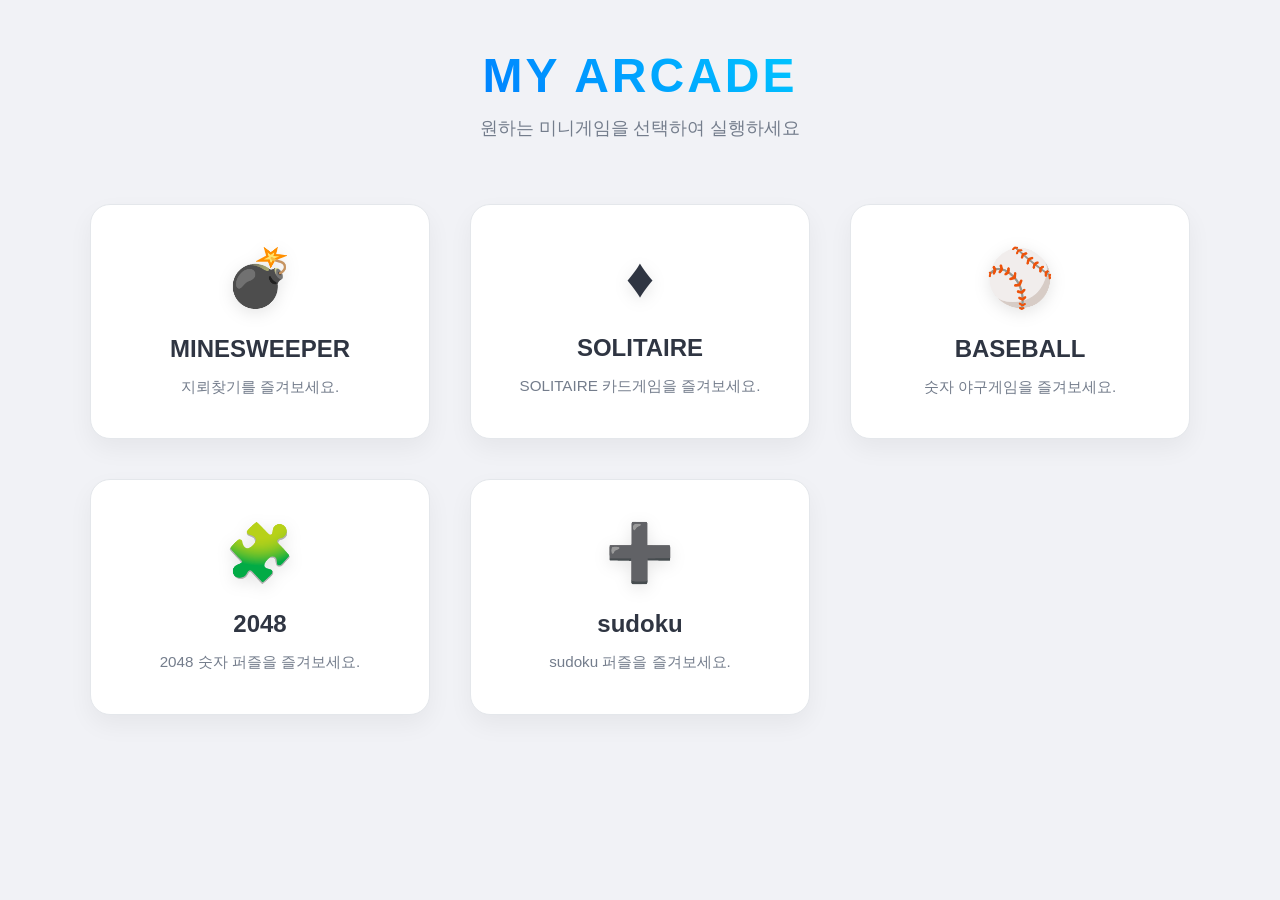
<file: index.html>
<!DOCTYPE html>
<html lang="ko">
<head>
    <meta charset="UTF-8">
    <meta name="viewport" content="width=device-width, initial-scale=1.0">
    <title>My Arcade Center</title>
    <style>
        /* 모든 요소에 부드러운 전환 트랜지션 적용 */
        * {
            margin: 0;
            padding: 0;
            box-sizing: border-box;
            transition: background-color 0.3s ease, color 0.3s ease, border-color 0.3s ease, box-shadow 0.3s ease, transform 0.2s ease;
        }

        /* -----------------------------------------
           1. 라이트 네온 테마 변수 고정
        ----------------------------------------- */
        :root {
            --bg-color: #f1f2f6;
            --text-color: #2f3542;
            --sub-text: #747d8c;
            --panel-bg: rgba(255, 255, 255, 0.85);
            --card-bg: #ffffff;
            --card-border: #e4e7eb;
            --neon-accent: #0081ff;
            --neon-glow: rgba(0, 129, 255, 0.25);
            --title-gradient: linear-gradient(45deg, #0081ff, #00c6ff);
        }

        body {
            font-family: -apple-system, BlinkMacSystemFont, 'Segoe UI', Roboto, sans-serif;
            background-color: var(--bg-color);
            color: var(--text-color);
            min-height: 100vh;
            display: flex;
            flex-direction: column;
            align-items: center;
            padding: 3rem 1.5rem;
            position: relative;
        }

        header {
            text-align: center;
            margin-bottom: 4rem;
        }

        header h1 {
            font-size: 3rem;
            font-weight: 900;
            letter-spacing: 3px;
            background: var(--title-gradient);
            -webkit-background-clip: text;
            -webkit-text-fill-color: transparent;
            margin-bottom: 0.8rem;
            text-transform: uppercase;
        }

        header p {
            color: var(--sub-text);
            font-size: 1.1rem;
            font-weight: 500;
        }

        /* 게임 선택 카드 그리드 컨테이너 */
        .game-container {
            display: grid;
            grid-template-columns: repeat(auto-fill, minmax(280px, 1fr));
            gap: 2.5rem;
            width: 100%;
            max-width: 1100px;
        }

        /* 게임 카드 프리미엄 디자인 및 a 태그 스타일 초기화 */
        .game-card {
            background: var(--card-bg);
            border: 1px solid var(--card-border);
            border-radius: 20px;
            padding: 2.5rem 2rem;
            text-align: center;
            text-decoration: none; /* 링크 밑줄 제거 */
            color: var(--text-color);   /* 파란 글씨 색상 초기화 */
            display: flex;
            flex-direction: column;
            align-items: center;
            box-shadow: 0 10px 25px rgba(0, 0, 0, 0.05);
            cursor: pointer;
            position: relative;
            overflow: hidden;
        }

        /* 카드 마우스 호버 화려한 이펙트 */
        .game-card:hover {
            transform: translateY(-8px);
            border-color: var(--neon-accent);
            box-shadow: 0 15px 35px var(--neon-glow);
        }

        /* 호버 시 내부 아이콘 애니메이션 */
        .game-card:hover .game-icon {
            transform: scale(1.15) rotate(5deg);
        }

        .game-icon {
            font-size: 3.5rem;
            margin-bottom: 1.5rem;
            transition: transform 0.3s ease;
            filter: drop-shadow(0 4px 8px rgba(0,0,0,0.1));
        }

        .game-title {
            font-size: 1.5rem;
            font-weight: 800;
            margin-bottom: 0.8rem;
        }

        .game-desc {
            font-size: 0.95rem;
            color: var(--sub-text);
            line-height: 1.5;
            word-break: keep-all;
        }

        /* 장식용 네온 바텀 라인 */
        .game-card::after {
            content: '';
            position: absolute;
            bottom: 0;
            left: 0;
            width: 100%;
            height: 4px;
            background: var(--title-gradient);
            opacity: 0;
            transition: opacity 0.3s ease;
        }
        
        .game-card:hover::after {
            opacity: 1;
        }
    </style>
</head>
<body>

    <header>
        <h1>My Arcade</h1>
        <p>원하는 미니게임을 선택하여 실행하세요</p>
    </header>

    <!-- 게임 카드가 정렬되는 본문 그리드 영역 -->
    <main class="game-container">
        
        <!-- 1. 지뢰찾기 게임 카드 -->
        <a href="games/minesweeper/minesweeper.html" class="game-card">
            <div class="game-icon">💣</div>
            <div class="game-title">MINESWEEPER</div>
            <div class="game-desc">지뢰찾기를 즐겨보세요.</div>
        </a>

        <!-- 2. 솔리테어 게임 카드 -->
        <a href="games/solitaire/solitaire.html" class="game-card">
            <div class="game-icon">♦️</div>
            <div class="game-title">SOLITAIRE</div>
            <div class="game-desc">SOLITAIRE 카드게임을 즐겨보세요.</div>
        </a>

        <!-- 3. 숫자 야구 게임 카드 -->
        <a href="games/baseball/baseball.html" class="game-card">
            <div class="game-icon">⚾</div>
            <div class="game-title">BASEBALL</div>
            <div class="game-desc">숫자 야구게임을 즐겨보세요.</div>
        </a>

        <!-- 4. 2048 게임 카드 -->
        <a href="games/num_2048/num_2048.html" class="game-card">
            <div class="game-icon">🧩</div>
            <div class="game-title">2048</div>
            <div class="game-desc">2048 숫자 퍼즐을 즐겨보세요.</div>
        </a>

        <a href="games/sudoku/sudoku.html" class="game-card">
            <div class="game-icon" style="color: #0081ff">➕</div>
            <div class="game-title">sudoku</div>
            <div class="game-desc">sudoku 퍼즐을 즐겨보세요.</div>
        </a>

    </main>

</body>
</html>
</file>
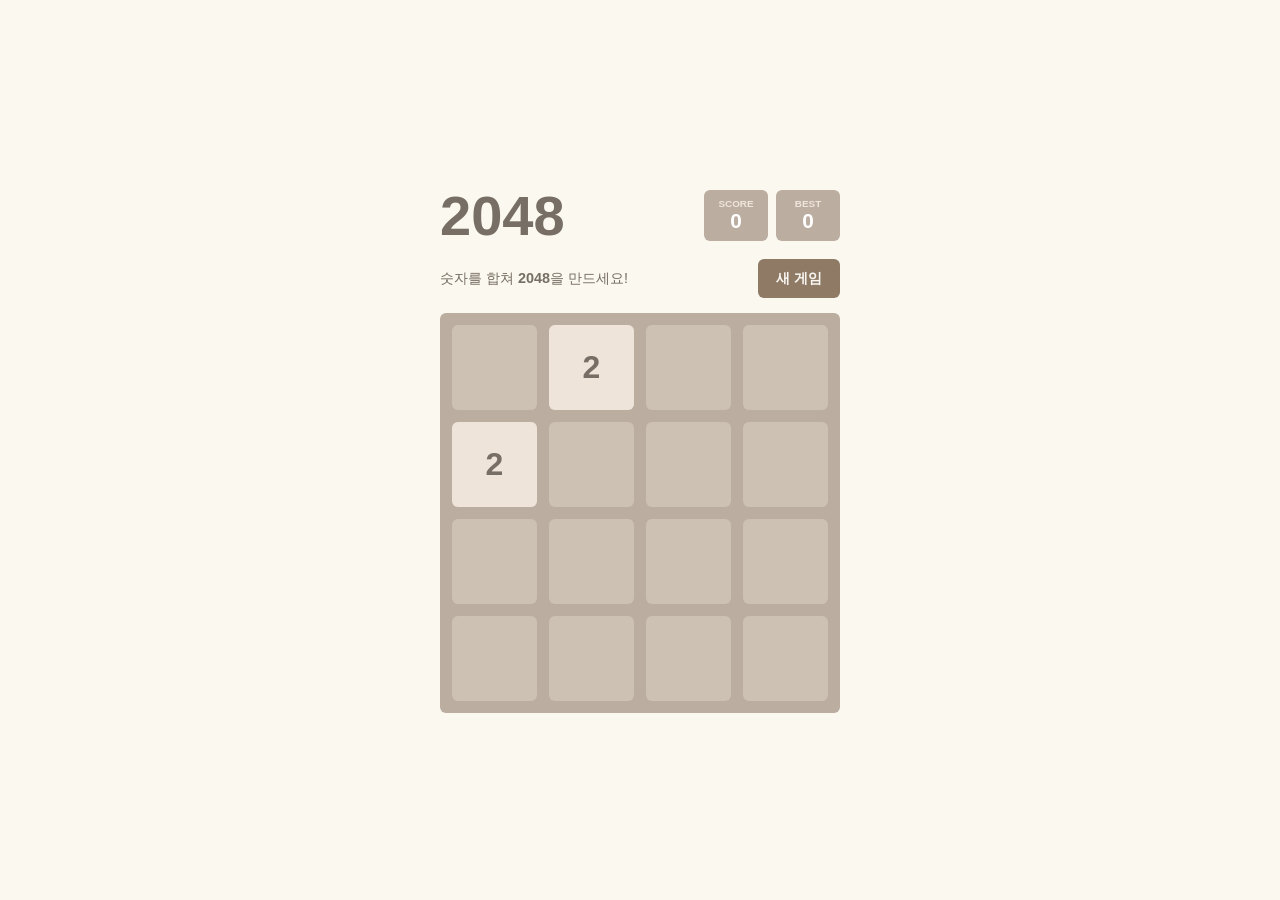
<file: games/2048/2048.html>
<!DOCTYPE html>
<html lang="ko">
<head>
    <meta charset="UTF-8">
    <meta name="viewport" content="width=device-width, initial-scale=1.0, maximum-scale=1.0, user-scalable=no, viewport-fit=cover">
    <title>2048 Standard Edition</title>
    <style>
        * {
            box-sizing: border-box;
            margin: 0;
            padding: 0;
            user-select: none;
            -webkit-user-select: none;
        }

        :root {
            /* 격자와 타일이 공유하는 단일 기준값 (여기서만 수정하면 둘 다 함께 바뀜) */
            --board-pad: clamp(8px, 3vw, 12px);
            --board-gap: clamp(6px, 2.5vw, 12px);
        }

        body {
            background-color: #faf8ef;
            color: #776e65;
            font-family: "Clear Sans", "Helvetica Neue", Arial, sans-serif;
            display: flex;
            flex-direction: column;
            align-items: center;
            justify-content: center;
            min-height: 100dvh;
            padding: 20px;
            touch-action: none;
        }

        .container {
            width: 100%;
            max-width: 400px;
            display: flex;
            flex-direction: column;
            gap: 15px;
        }

        header {
            display: flex;
            justify-content: space-between;
            align-items: center;
        }

        h1 {
            font-size: clamp(2.4rem, 10vw, 3.5rem);
            font-weight: bold;
            color: #776e65;
            line-height: 1;
        }

        .score-container {
            display: flex;
            gap: 8px;
        }

        .score-box {
            background: #bbada0;
            padding: 8px 12px;
            border-radius: 6px;
            color: white;
            text-align: center;
            min-width: 64px;
        }

        .score-title {
            font-size: 0.62rem;
            text-transform: uppercase;
            color: #eee4da;
            font-weight: bold;
        }

        .score-value {
            font-size: clamp(1.05rem, 4vw, 1.3rem);
            font-weight: bold;
        }

        .above-game {
            display: flex;
            justify-content: space-between;
            align-items: center;
            gap: 10px;
        }

        .game-intro {
            font-size: 0.9rem;
            line-height: 1.4;
        }

        .restart-btn {
            background: #8f7a66;
            color: #f9f6f2;
            border: none;
            padding: 10px 18px;
            border-radius: 6px;
            font-weight: bold;
            cursor: pointer;
            font-size: 0.9rem;
            white-space: nowrap;
            transition: background 0.2s;
        }

        .restart-btn:active {
            background: #7f6a56;
        }

        /* 게임 보드: 정사각형 유지, 화면 크기에 맞춰 자동 축소 */
        #game-board {
            position: relative;
            width: 100%;
            padding-bottom: 100%;
            background: #bbada0;
            border-radius: 6px;
        }

        /* 배경 격자와 타일 컨테이너가 동일한 grid 설정을 공유 → 완벽히 일치 */
        .grid-container,
        .tile-container {
            position: absolute;
            top: 0; left: 0; right: 0; bottom: 0;
            display: grid;
            grid-template-columns: repeat(4, 1fr);
            grid-template-rows: repeat(4, 1fr);
            gap: var(--board-gap);
            padding: var(--board-pad);
        }

        .grid-container {
            z-index: 1;
        }

        .grid-cell {
            background: rgba(238, 228, 218, 0.35);
            border-radius: 6px;
        }

        .tile-container {
            z-index: 2;
            pointer-events: none;
        }

        .tile {
            width: 100%;
            height: 100%;
            border-radius: 6px;
            font-weight: bold;
            display: flex;
            align-items: center;
            justify-content: center;
            font-size: clamp(1.4rem, 6vw, 2rem);
            background: #eee4da;
            color: #776e65;
        }

        .tile-new {
            animation: appear 0.2s ease-in-out;
        }

        .tile-merged {
            animation: pop 0.15s ease-in-out alternate;
        }

        @keyframes appear {
            0% { transform: scale(0); opacity: 0; }
            100% { transform: scale(1); opacity: 1; }
        }

        @keyframes pop {
            0% { transform: scale(1); }
            50% { transform: scale(1.15); }
            100% { transform: scale(1); }
        }

        .tile-2 { background: #eee4da; }
        .tile-4 { background: #ede0c8; }
        .tile-8 { background: #f2b179; color: #f9f6f2; }
        .tile-16 { background: #f59563; color: #f9f6f2; }
        .tile-32 { background: #f67c5f; color: #f9f6f2; }
        .tile-64 { background: #f65e3b; color: #f9f6f2; }
        .tile-128 { background: #edcf72; color: #f9f6f2; font-size: clamp(1.15rem, 5vw, 1.7rem); }
        .tile-256 { background: #edcc61; color: #f9f6f2; font-size: clamp(1.15rem, 5vw, 1.7rem); }
        .tile-512 { background: #edc850; color: #f9f6f2; font-size: clamp(1.15rem, 5vw, 1.7rem); }
        .tile-1024 { background: #edc53f; color: #f9f6f2; font-size: clamp(0.95rem, 4vw, 1.4rem); }
        .tile-2048 { background: #edc22e; color: #f9f6f2; font-size: clamp(0.95rem, 4vw, 1.4rem); }
        .tile-super { background: #3c3a32; color: #f9f6f2; font-size: clamp(0.8rem, 3.5vw, 1.2rem); }

        /* 아주 좁은 화면(예: 320px대) 추가 보정 */
        @media (max-width: 360px) {
            .above-game {
                flex-direction: column;
                align-items: flex-start;
            }
            .restart-btn {
                align-self: stretch;
                text-align: center;
            }
        }
    </style>
</head>
<body>

    <div class="container">
        <header>
            <h1>2048</h1>
            <div class="score-container">
                <div class="score-box">
                    <div class="score-title">SCORE</div>
                    <div id="score" class="score-value">0</div>
                </div>
                <div class="score-box">
                    <div class="score-title">BEST</div>
                    <div id="best-score" class="score-value">0</div>
                </div>
            </div>
        </header>

        <div class="above-game">
            <div class="game-intro">숫자를 합쳐 <strong>2048</strong>을 만드세요!</div>
            <button class="restart-btn" onclick="restartGame()">새 게임</button>
        </div>

        <div id="game-board">
            <div class="grid-container">
                <div class="grid-cell"></div><div class="grid-cell"></div><div class="grid-cell"></div><div class="grid-cell"></div>
                <div class="grid-cell"></div><div class="grid-cell"></div><div class="grid-cell"></div><div class="grid-cell"></div>
                <div class="grid-cell"></div><div class="grid-cell"></div><div class="grid-cell"></div><div class="grid-cell"></div>
                <div class="grid-cell"></div><div class="grid-cell"></div><div class="grid-cell"></div><div class="grid-cell"></div>
            </div>
            <div id="tile-container" class="tile-container"></div>
        </div>
    </div>

    <script>
        const BOARD_SIZE = 4;
        let board = Array(BOARD_SIZE).fill(null).map(() => Array(BOARD_SIZE).fill(0));
        let score = 0;
        let bestScore = 0;
        let mergedPositions = [];

        let touchStartX = 0;
        let touchStartY = 0;
        let touchActive = false;

        function initGame() {
            const savedBest = localStorage.getItem('2048_bestScore');
            bestScore = savedBest ? parseInt(savedBest) : 0;
            document.getElementById('best-score').innerText = bestScore;

            score = 0;
            document.getElementById('score').innerText = score;
            board = Array(BOARD_SIZE).fill(null).map(() => Array(BOARD_SIZE).fill(0));

            addRandomTile();
            addRandomTile();
            renderBoard();
        }

        function restartGame() {
            initGame();
        }

        function addRandomTile() {
            let emptyCells = [];
            for (let r = 0; r < BOARD_SIZE; r++) {
                for (let c = 0; c < BOARD_SIZE; c++) {
                    if (board[r][c] === 0) emptyCells.push({ r, c });
                }
            }
            if (emptyCells.length > 0) {
                const { r, c } = emptyCells[Math.floor(Math.random() * emptyCells.length)];
                board[r][c] = Math.random() < 0.9 ? 2 : 4;
                return { r, c };
            }
            return null;
        }

        // 격자와 동일한 CSS Grid 좌표계(grid-row/grid-column)를 사용 → 어긋남 원천 차단
        function renderBoard() {
            const container = document.getElementById('tile-container');
            container.innerHTML = '';

            for (let r = 0; r < BOARD_SIZE; r++) {
                for (let c = 0; c < BOARD_SIZE; c++) {
                    const value = board[r][c];
                    if (value > 0) {
                        const tile = document.createElement('div');
                        tile.className = `tile tile-${value}`;
                        if (value > 2048) tile.classList.add('tile-super');
                        tile.innerText = value;

                        tile.dataset.r = r;
                        tile.dataset.c = c;

                        // grid-row/column은 1부터 시작하므로 +1
                        tile.style.gridRow = r + 1;
                        tile.style.gridColumn = c + 1;

                        if (mergedPositions.some(p => p.r === r && p.c === c)) {
                            tile.classList.add('tile-merged');
                        }

                        container.appendChild(tile);
                    }
                }
            }
            mergedPositions = [];
        }

        function slide(row) {
            let filtered = row.filter(val => val !== 0);
            let mergedIndexes = [];

            for (let i = 0; i < filtered.length - 1; i++) {
                if (filtered[i] === filtered[i + 1]) {
                    filtered[i] *= 2;
                    score += filtered[i];
                    filtered[i + 1] = 0;
                    mergedIndexes.push(i);
                    i++;
                }
            }

            let result = [];
            let indexMap = [];
            for (let i = 0; i < filtered.length; i++) {
                if (filtered[i] !== 0) {
                    indexMap[i] = result.length;
                    result.push(filtered[i]);
                }
            }
            const finalMergedIndexes = mergedIndexes.map(i => indexMap[i]);

            while (result.length < BOARD_SIZE) {
                result.push(0);
            }

            return { row: result, mergedIndexes: finalMergedIndexes };
        }

        function move(direction) {
            let moved = false;
            const prevBoard = JSON.stringify(board);
            mergedPositions = [];

            if (direction === 'LEFT' || direction === 'RIGHT') {
                for (let r = 0; r < BOARD_SIZE; r++) {
                    let row = [...board[r]];
                    if (direction === 'RIGHT') row.reverse();

                    const { row: newRow, mergedIndexes } = slide(row);

                    mergedIndexes.forEach(idx => {
                        const c = direction === 'RIGHT' ? (BOARD_SIZE - 1 - idx) : idx;
                        mergedPositions.push({ r, c });
                    });

                    if (direction === 'RIGHT') newRow.reverse();
                    board[r] = newRow;
                }
            } else if (direction === 'UP' || direction === 'DOWN') {
                for (let c = 0; c < BOARD_SIZE; c++) {
                    let col = [];
                    for (let r = 0; r < BOARD_SIZE; r++) col.push(board[r][c]);
                    if (direction === 'DOWN') col.reverse();

                    const { row: newCol, mergedIndexes } = slide(col);

                    mergedIndexes.forEach(idx => {
                        const r = direction === 'DOWN' ? (BOARD_SIZE - 1 - idx) : idx;
                        mergedPositions.push({ r, c });
                    });

                    if (direction === 'DOWN') newCol.reverse();
                    for (let r = 0; r < BOARD_SIZE; r++) {
                        board[r][c] = newCol[r];
                    }
                }
            }

            if (prevBoard !== JSON.stringify(board)) moved = true;

            if (moved) {
                const newTileCoord = addRandomTile();
                document.getElementById('score').innerText = score;

                if (score > bestScore) {
                    bestScore = score;
                    document.getElementById('best-score').innerText = bestScore;
                    localStorage.setItem('2048_bestScore', bestScore);
                }

                renderBoard();

                if (newTileCoord) {
                    setTimeout(() => {
                        const container = document.getElementById('tile-container');
                        const targetTile = container.querySelector(
                            `.tile[data-r="${newTileCoord.r}"][data-c="${newTileCoord.c}"]`
                        );
                        if (targetTile) {
                            targetTile.classList.add('tile-new');
                        }
                    }, 10);
                }

                if (isGameOver()) {
                    setTimeout(() => alert('게임 오버! 다시 도전해 보세요.'), 300);
                }
            }
        }

        function isGameOver() {
            for (let r = 0; r < BOARD_SIZE; r++) {
                for (let c = 0; c < BOARD_SIZE; c++) {
                    if (board[r][c] === 0) return false;
                    if (r < BOARD_SIZE - 1 && board[r][c] === board[r + 1][c]) return false;
                    if (c < BOARD_SIZE - 1 && board[r][c] === board[r][c + 1]) return false;
                }
            }
            return true;
        }

        window.addEventListener('keydown', (e) => {
            if (e.key === 'ArrowUp') { move('UP'); e.preventDefault(); }
            else if (e.key === 'ArrowDown') { move('DOWN'); e.preventDefault(); }
            else if (e.key === 'ArrowLeft') { move('LEFT'); e.preventDefault(); }
            else if (e.key === 'ArrowRight') { move('RIGHT'); e.preventDefault(); }
        });

        window.addEventListener('touchstart', (e) => {
            touchStartX = e.touches[0].clientX;
            touchStartY = e.touches[0].clientY;
            touchActive = true;
        }, { passive: true });

        window.addEventListener('touchend', (e) => {
            if (!touchActive) return;

            let diffX = e.changedTouches[0].clientX - touchStartX;
            let diffY = e.changedTouches[0].clientY - touchStartY;

            const threshold = 40;

            if (Math.abs(diffX) > Math.abs(diffY)) {
                if (Math.abs(diffX) > threshold) {
                    if (diffX > 0) move('RIGHT');
                    else move('LEFT');
                }
            } else {
                if (Math.abs(diffY) > threshold) {
                    if (diffY > 0) move('DOWN');
                    else move('UP');
                }
            }
            touchActive = false;
        }, { passive: true });

        initGame();
    </script>
</body>
</html>
</file>
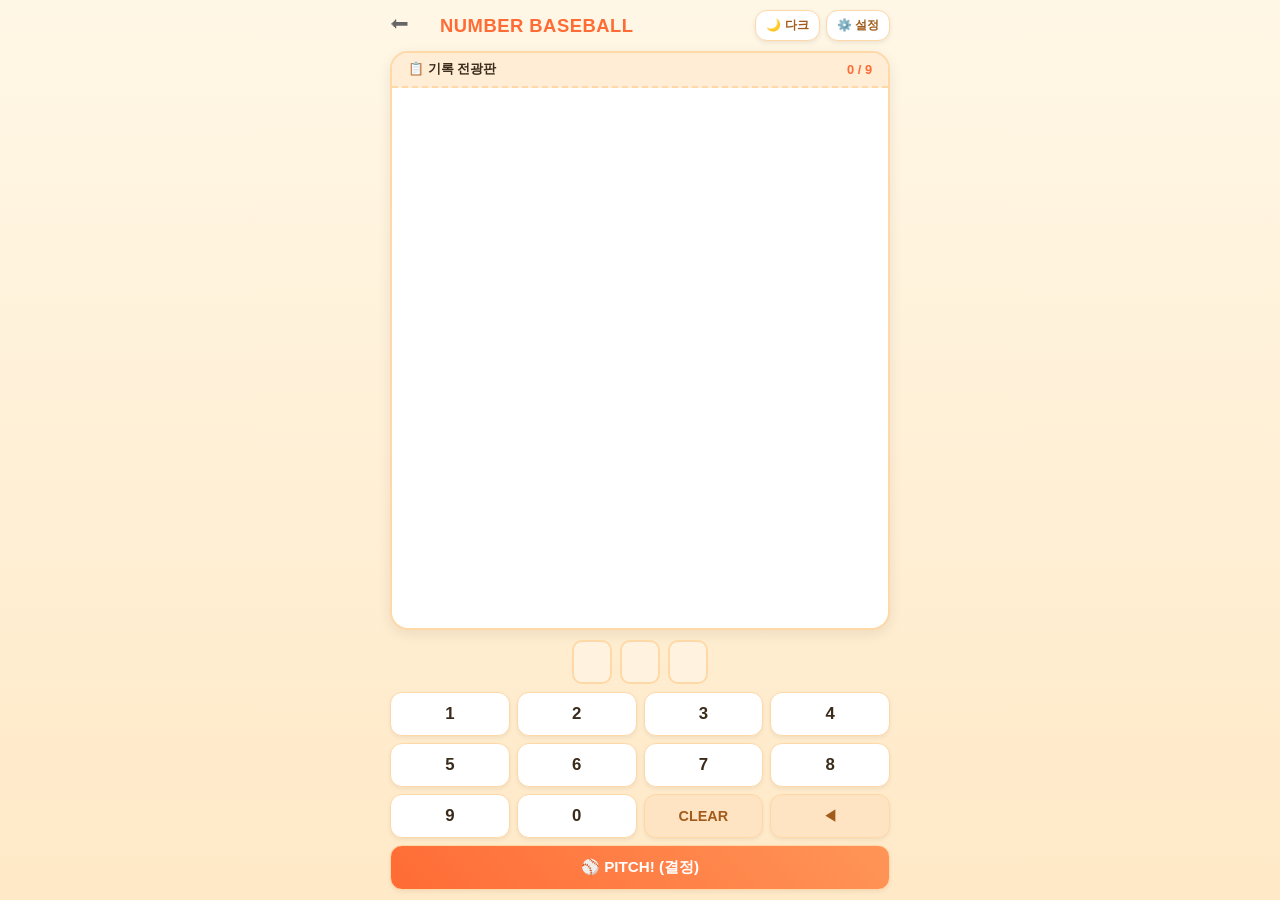
<file: games/baseball/baseball.html>
<!DOCTYPE html>
<html lang="ko">

<head>
    <meta charset="UTF-8">
    <meta name="viewport"
        content="width=device-width, initial-scale=1.0, maximum-scale=1.0, user-scalable=no, viewport-fit=cover">
    <title>Number Baseball</title>
    <link rel="stylesheet" href="../css/common.css">
    <style>
        * {
            box-sizing: border-box;
            user-select: none;
            -webkit-user-select: none;
            -webkit-touch-callout: none;
            margin: 0;
            padding: 0;
            transition: background-color 0.3s ease, color 0.3s ease, border-color 0.3s ease, box-shadow 0.3s ease;
        }

        :root {
            --bg-color: #fff7e6;
            --bg-gradient: linear-gradient(180deg, #fff7e6 0%, #ffe9c7 100%);
            --text-color: #3a2b1a;
            --accent-color: #ff6b35;
            --accent-color-2: #2e7d32;
            --header-title: #ff6b35;
            --panel-bg: #ffffff;
            --panel-border: #ffd8a8;
            --board-header-bg: #ffedd5;
            --history-item-bg: rgba(255, 107, 53, 0.06);
            --history-item-normal-border: #ffb480;
            --slot-bg: #fff3e0;
            --slot-border: #ffd8a8;
            --slot-active-border: #ff6b35;
            --slot-active-bg: rgba(255, 107, 53, 0.12);
            --key-bg: #ffffff;
            --key-text: #3a2b1a;
            --key-border: #ffd8a8;
            --key-active-bg: #ffe4c4;
            --action-bg: #ffe4c4;
            --action-text: #a15c1c;
            --submit-bg: linear-gradient(45deg, #ff6b35, #ff9558);
            --submit-text: #ffffff;
            --submit-active: #e85a2a;
            --settings-bg: #ffffff;
            --toggle-btn-bg: #ffffff;
            --toggle-btn-text: #a15c1c;
            --strike-badge: #ff6b35;
            --ball-badge: #ffd23f;
            --out-badge: #b0a99f;
            --disabled-bg: #f5ede1;
            --disabled-text: rgba(58, 43, 26, 0.25);
        }

        html.dark-theme {
            --bg-color: #1a1410;
            --bg-gradient: linear-gradient(180deg, #1a1410 0%, #241a12 100%);
            --text-color: #ffe9d6;
            --accent-color: #ff8c5a;
            --accent-color-2: #6bcf7a;
            --header-title: #ff8c5a;
            --panel-bg: #26201a;
            --panel-border: #3d3226;
            --board-header-bg: #2f261c;
            --history-item-bg: rgba(255, 140, 90, 0.08);
            --history-item-normal-border: #a15c2a;
            --slot-bg: #2f261c;
            --slot-border: #4a3b28;
            --slot-active-border: #ff8c5a;
            --slot-active-bg: rgba(255, 140, 90, 0.15);
            --key-bg: #2f261c;
            --key-text: #ffe9d6;
            --key-border: #4a3b28;
            --key-active-bg: #3d3226;
            --action-bg: #3d3226;
            --action-text: #ffcda0;
            --submit-bg: linear-gradient(45deg, #ff8c5a, #ff6b35);
            --submit-text: #1a1410;
            --submit-active: #ffa878;
            --settings-bg: #26201a;
            --toggle-btn-bg: #2f261c;
            --toggle-btn-text: #ffcda0;
            --strike-badge: #ff8c5a;
            --ball-badge: #ffd23f;
            --out-badge: #6b6258;
            --disabled-bg: #1f1a14;
            --disabled-text: rgba(255, 233, 214, 0.2);
        }

        html,
        body {
            width: 100%;
            height: 100dvh;
            overflow: hidden;
            background: var(--bg-gradient);
            font-family: -apple-system, BlinkMacSystemFont, 'Segoe UI', Roboto, sans-serif;
            color: var(--text-color);
            touch-action: none;
        }

        body {
            display: flex;
            flex-direction: column;
            justify-content: space-between;
            padding: 10px 10px calc(10px + env(safe-area-inset-bottom)) 10px;
            position: relative;
        }

        /* ------------------ [1. 상단 타이틀 & 버튼들] ------------------ */
        header {
            display: flex;
            justify-content: space-between;
            align-items: center;
            width: 100%;
            max-width: 500px;
            margin: 0 auto;
            z-index: 10;
            gap: 8px;
        }

        h1 {
            font-size: 1.15rem;
            font-weight: 800;
            letter-spacing: 0.5px;
            color: var(--header-title);
            display: flex;
            align-items: center;
            gap: 4px;
            white-space: nowrap;
        }

        .header-btns {
            display: flex;
            gap: 6px;
        }

        .btn-icon {
            background-color: var(--toggle-btn-bg);
            color: var(--toggle-btn-text);
            border: 1px solid var(--panel-border);
            padding: 6px 10px;
            border-radius: 12px;
            font-size: 0.75rem;
            font-weight: bold;
            cursor: pointer;
            box-shadow: 0 2px 5px rgba(0, 0, 0, 0.08);
            white-space: nowrap;
        }

        .btn-icon:active {
            transform: scale(0.95);
        }

        /* ------------------ [2. 슬라이드 토글 설정창] ------------------ */
        .settings-panel {
            position: absolute;
            top: -400px;
            left: 10px;
            right: 10px;
            max-width: 500px;
            margin: 0 auto;
            background: var(--settings-bg);
            border-radius: 18px;
            padding: 16px;
            box-shadow: 0 10px 25px rgba(0, 0, 0, 0.35);
            border: 1px solid var(--panel-border);
            z-index: 100;
            transition: top 0.3s cubic-bezier(0.25, 1, 0.5, 1);
            display: flex;
            flex-direction: column;
            gap: 14px;
        }

        .settings-panel.open {
            top: 10px;
        }

        .settings-title {
            font-size: 1rem;
            font-weight: bold;
            color: var(--accent-color);
            border-bottom: 2px dashed var(--panel-border);
            padding-bottom: 8px;
            display: flex;
            align-items: center;
            gap: 6px;
        }

        .settings-row {
            display: flex;
            justify-content: space-between;
            align-items: center;
            gap: 10px;
        }

        .settings-label {
            font-size: 0.85rem;
            font-weight: bold;
        }

        .custom-select {
            background-color: var(--slot-bg);
            color: var(--text-color);
            border: 1px solid var(--slot-border);
            padding: 6px 12px;
            border-radius: 8px;
            font-size: 0.85rem;
            font-weight: bold;
            outline: none;
            width: 130px;
            text-align: center;
        }

        .settings-actions {
            display: flex;
            gap: 8px;
            margin-top: 5px;
        }

        .btn-apply,
        .btn-cancel {
            border: none;
            padding: 10px 0;
            border-radius: 12px;
            font-size: 0.85rem;
            font-weight: bold;
            cursor: pointer;
            flex: 1;
        }

        .btn-apply {
            background: var(--submit-bg);
            color: var(--submit-text);
        }

        .btn-apply:active {
            background: var(--submit-active);
        }

        .btn-cancel {
            background: var(--action-bg);
            color: var(--action-text);
        }

        .btn-cancel:active {
            background: var(--key-active-bg);
        }

        /* ------------------ [3. 중앙 기록 전광판 영역] ------------------ */
        main {
            flex-grow: 1;
            display: flex;
            flex-direction: column;
            width: 100%;
            max-width: 500px;
            margin: 10px auto;
            background: var(--panel-bg);
            border-radius: 18px;
            overflow: hidden;
            border: 2px solid var(--panel-border);
            box-shadow: 0 4px 14px rgba(0, 0, 0, 0.08);
            min-height: 0;
        }

        .board-header {
            background-color: var(--board-header-bg);
            padding: 8px 16px;
            display: flex;
            justify-content: space-between;
            align-items: center;
            font-size: 0.8rem;
            font-weight: bold;
            border-bottom: 2px dashed var(--panel-border);
        }

        .history-list {
            flex-grow: 1;
            overflow-y: auto;
            padding: 10px;
            display: flex;
            flex-direction: column;
            gap: 6px;
            pointer-events: auto;
        }

        .history-item {
            display: flex;
            justify-content: space-between;
            align-items: center;
            background: var(--history-item-bg);
            padding: 8px 12px;
            border-radius: 12px;
            font-size: 0.9rem;
            border-left: 4px solid transparent;
        }

        .history-item.normal {
            border-left-color: var(--history-item-normal-border);
        }

        .history-item.win {
            border-left-color: #4caf50;
            background: rgba(76, 175, 80, 0.12);
        }

        .history-item.fail {
            border-left-color: #f44336;
            background: rgba(244, 67, 54, 0.12);
        }

        .try-count {
            color: var(--text-color);
            opacity: 0.4;
            font-size: 0.75rem;
            font-weight: bold;
            width: 35px;
        }

        .guess-val {
            font-weight: bold;
            letter-spacing: 2px;
            color: var(--text-color);
            flex-grow: 1;
            padding-left: 10px;
        }

        .score-badges {
            display: flex;
            gap: 4px;
        }

        .badge {
            font-size: 0.7rem;
            font-weight: bold;
            padding: 3px 7px;
            border-radius: 6px;
            min-width: 24px;
            text-align: center;
        }

        .badge.strike {
            background-color: var(--strike-badge);
            color: #fff;
        }

        .badge.ball {
            background-color: var(--ball-badge);
            color: #3a2b1a;
        }

        .badge.out {
            background-color: var(--out-badge);
            color: #fff;
        }

        /* ------------------ [4. 하단 플레이 입력 영역] ------------------ */
        footer {
            width: 100%;
            max-width: 500px;
            margin: 0 auto;
            display: flex;
            flex-direction: column;
            gap: 8px;
            flex-shrink: 0;
        }

        .current-guess-box {
            display: flex;
            justify-content: center;
            gap: 8px;
            height: 44px;
        }

        .digit-slot {
            width: 40px;
            height: 100%;
            background: var(--slot-bg);
            border: 2px solid var(--slot-border);
            border-radius: 10px;
            display: flex;
            justify-content: center;
            align-items: center;
            font-size: 1.4rem;
            font-weight: bold;
            color: var(--accent-color);
        }

        .digit-slot.active {
            border-color: var(--slot-active-border);
            background: var(--slot-active-bg);
            box-shadow: 0 0 10px rgba(255, 107, 53, 0.2);
        }

        .keypad {
            display: grid;
            grid-template-columns: repeat(4, 1fr);
            gap: 7px;
        }

        .key-btn {
            background-color: var(--key-bg);
            color: var(--key-text);
            border: 1px solid var(--key-border);
            padding: 11px 0;
            border-radius: 12px;
            font-size: 1.05rem;
            font-weight: bold;
            cursor: pointer;
            display: flex;
            justify-content: center;
            align-items: center;
            box-shadow: 0 2px 4px rgba(0, 0, 0, 0.06);
        }

        .key-btn:active {
            background-color: var(--key-active-bg);
            transform: scale(0.95);
        }

        .key-btn:disabled {
            background-color: var(--disabled-bg);
            color: var(--disabled-text);
            cursor: not-allowed;
            box-shadow: none;
        }

        .key-btn.action {
            background-color: var(--action-bg);
            color: var(--action-text);
            font-size: 0.9rem;
        }

        .key-btn.submit {
            background: var(--submit-bg);
            color: var(--submit-text);
            grid-column: span 4;
            font-size: 0.95rem;
        }

        .key-btn.submit:active {
            background: var(--submit-active);
        }

        .overlay {
            display: none;
            position: absolute;
            top: 0;
            left: 0;
            width: 100%;
            height: 100%;
            background: rgba(0, 0, 0, 0.4);
            z-index: 50;
        }

        .overlay.open {
            display: block;
        }

        /* ------------------ [5. 결과 모달] ------------------ */
        .result-overlay {
            display: none;
            position: absolute;
            top: 0;
            left: 0;
            width: 100%;
            height: 100%;
            background: rgba(0, 0, 0, 0.5);
            z-index: 200;
        }

        .result-overlay.open {
            display: block;
        }

        .result-modal {
            display: none;
            position: absolute;
            top: 50%;
            left: 50%;
            transform: translate(-50%, -50%) scale(0.9);
            width: calc(100% - 60px);
            max-width: 380px;
            background: var(--panel-bg);
            border-radius: 22px;
            padding: 26px 22px 22px 22px;
            box-shadow: 0 15px 40px rgba(0, 0, 0, 0.4);
            border: 2px solid var(--panel-border);
            z-index: 201;
            text-align: center;
            opacity: 0;
            transition: opacity 0.25s ease, transform 0.25s ease;
        }

        .result-modal.open {
            display: block;
            opacity: 1;
            transform: translate(-50%, -50%) scale(1);
        }

        .result-emoji {
            font-size: 2.6rem;
            margin-bottom: 6px;
        }

        .result-title {
            font-size: 1.3rem;
            font-weight: 800;
            margin-bottom: 6px;
        }

        .result-title.win {
            color: #4caf50;
        }

        .result-title.fail {
            color: #f44336;
        }

        .result-desc {
            font-size: 0.85rem;
            opacity: 0.75;
            margin-bottom: 16px;
            line-height: 1.4;
        }

        .result-answer-box {
            background: var(--slot-bg);
            border: 2px dashed var(--slot-border);
            border-radius: 14px;
            padding: 12px;
            margin-bottom: 12px;
        }

        .result-answer-label {
            font-size: 0.75rem;
            font-weight: bold;
            opacity: 0.6;
            margin-bottom: 6px;
        }

        .result-answer-digits {
            font-size: 1.6rem;
            font-weight: 800;
            letter-spacing: 6px;
            color: var(--accent-color);
        }

        .result-info {
            font-size: 0.8rem;
            opacity: 0.7;
            margin-bottom: 16px;
        }

        .result-close-btn {
            width: 100%;
        }

        /* ------------------ [반응형: 좁은 화면 대응] ------------------ */
        @media (max-width: 380px) {
            h1 {
                font-size: 1rem;
            }

            .btn-icon {
                font-size: 0.7rem;
                padding: 5px 8px;
            }

            .digit-slot {
                width: 34px;
                font-size: 1.2rem;
            }

            .key-btn {
                font-size: 0.95rem;
                padding: 9px 0;
            }
        }

        @media (max-height: 640px) {
            .current-guess-box {
                height: 38px;
            }

            .digit-slot {
                font-size: 1.2rem;
            }

            .key-btn {
                padding: 8px 0;
            }

            main {
                margin: 6px auto;
            }
        }

    </style>
</head>

<body>

    <div class="overlay" id="bg-overlay" onclick="cancelSettings()"></div>

    <header>
        <div class="top_box">
            <a href="../../index.html" class="home_ic">
                ⬅
            </a>
            <h1>NUMBER BASEBALL</h1>
        </div>
        <div class="header-btns">
            <button class="btn-icon" id="theme-toggle-btn" onclick="toggleTheme()">🌙 다크</button>
            <button class="btn-icon" onclick="openSettings()">⚙️ 설정</button>
        </div>
    </header>

    <div class="settings-panel" id="settings-panel">
        <div class="settings-title">⚾ 게임 규칙 설정</div>

        <div class="settings-row">
            <span class="settings-label">🔢 맞출 자릿수</span>
            <select class="custom-select" id="digit-select">
                <option value="3">3자리</option>
                <option value="4">4자리</option>
                <option value="5">5자리</option>
                <option value="6">6자리</option>
            </select>
        </div>

        <div class="settings-row">
            <span class="settings-label">🥎 투구 제한 기회</span>
            <select class="custom-select" id="chance-select">
                <option value="7">7회</option>
                <option value="9">9회</option>
                <option value="12">12회</option>
                <option value="15">15회</option>
                <option value="20">20회</option>
                <option value="∞">무제한 (∞)</option>
            </select>
        </div>

        <div class="settings-actions">
            <button class="btn-cancel" onclick="cancelSettings()">취소</button>
            <button class="btn-apply" onclick="applySettings()">적용 &amp; 새 게임</button>
        </div>
    </div>

    <main>
        <div class="board-header">
            <div>📋 기록 전광판</div>
            <div id="innings-status" style="color: var(--accent-color); font-weight: bold;">0 / 9</div>
        </div>
        <div class="history-list" id="history-box">
        </div>
    </main>

    <footer>
        <div class="current-guess-box" id="guess-slots">
        </div>

        <div class="keypad">
            <button class="key-btn num" onclick="pressNum(1)">1</button>
            <button class="key-btn num" onclick="pressNum(2)">2</button>
            <button class="key-btn num" onclick="pressNum(3)">3</button>
            <button class="key-btn num" onclick="pressNum(4)">4</button>

            <button class="key-btn num" onclick="pressNum(5)">5</button>
            <button class="key-btn num" onclick="pressNum(6)">6</button>
            <button class="key-btn num" onclick="pressNum(7)">7</button>
            <button class="key-btn num" onclick="pressNum(8)">8</button>

            <button class="key-btn num" onclick="pressNum(9)">9</button>
            <button class="key-btn num" onclick="pressNum(0)">0</button>
            <button class="key-btn action" onclick="pressDelete()">CLEAR</button>
            <button class="key-btn action" onclick="pressBackspace()">◀</button>

            <button class="key-btn submit" onclick="submitGuess()">⚾ PITCH! (결정)</button>
        </div>
    </footer>
    <div class="result-overlay" id="result-overlay"></div>
    <div class="result-modal" id="result-modal">
        <div class="result-emoji" id="result-emoji">🎉</div>
        <div class="result-title" id="result-title">승리!</div>
        <div class="result-desc" id="result-desc">축하합니다! 정답을 맞추셨습니다.</div>

        <div class="result-answer-box">
            <div class="result-answer-label">정답</div>
            <div class="result-answer-digits" id="result-answer-digits"></div>
        </div>

        <div class="result-info" id="result-info"></div>

        <button class="btn-apply result-close-btn" onclick="closeResultModal()">🔄 새 게임 시작</button>
    </div>

    <script>
        // 기본 3자리, 9이닝 설정
        let config = {
            digits: 3,
            maxChances: 9
        };

        let secretCode = [];
        let currentGuess = [];
        let historyLog = [];
        let isGameOver = false;

        const themeToggleBtn = document.getElementById('theme-toggle-btn');

        // 🌗 테마 초기화 (저장된 값 또는 시스템 설정 따라가기)
        function initTheme() {
            const savedTheme = localStorage.getItem('theme');
            if (savedTheme === 'dark') {
                document.documentElement.classList.add('dark-theme');
                themeToggleBtn.innerText = '☀️ 라이트';
            } else if (savedTheme === 'light') {
                document.documentElement.classList.remove('dark-theme');
                themeToggleBtn.innerText = '🌙 다크';
            } else {
                const prefersDark = window.matchMedia('(prefers-color-scheme: dark)').matches;
                if (prefersDark) {
                    document.documentElement.classList.add('dark-theme');
                    themeToggleBtn.innerText = '☀️ 라이트';
                } else {
                    themeToggleBtn.innerText = '🌙 다크';
                }
            }
        }

        function toggleTheme() {
            const isDark = document.documentElement.classList.toggle('dark-theme');
            if (isDark) {
                themeToggleBtn.innerText = '☀️ 라이트';
                localStorage.setItem('theme', 'dark');
            } else {
                themeToggleBtn.innerText = '🌙 다크';
                localStorage.setItem('theme', 'light');
            }
        }

        // ⚙️ 설정창 열기: 열 때마다 현재 config 값으로 select를 강제 동기화
        function openSettings() {
            document.getElementById('digit-select').value = String(config.digits);
            document.getElementById('chance-select').value = String(config.maxChances);

            document.getElementById('settings-panel').classList.add('open');
            document.getElementById('bg-overlay').classList.add('open');
        }

        // ❌ 취소: select 값 되돌릴 필요 없이(다음에 열 때 다시 동기화하므로) 그냥 닫기만 함
        function cancelSettings() {
            document.getElementById('settings-panel').classList.remove('open');
            document.getElementById('bg-overlay').classList.remove('open');
        }

        // 💾 적용: select 값 읽어서 config 반영 후 새 게임 시작
        function applySettings() {
            const digitSel = document.getElementById('digit-select').value;
            const chanceSel = document.getElementById('chance-select').value;

            config.digits = parseInt(digitSel);
            config.maxChances = chanceSel === '∞' ? '∞' : parseInt(chanceSel);

            cancelSettings(); // 패널 닫기 (취소와 닫는 동작은 동일)
            initGame();
        }

        function initGame() {
            isGameOver = false;
            currentGuess = [];
            historyLog = [];

            generateSecretCode();
            buildGuessSlots();
            updateInningsUI();

            document.getElementById('history-box').innerHTML = '';
            updateKeypadStates();
        }

        function generateSecretCode() {
            const pool = [0, 1, 2, 3, 4, 5, 6, 7, 8, 9];
            secretCode = [];
            for (let i = 0; i < config.digits; i++) {
                const randIndex = Math.floor(Math.random() * pool.length);
                secretCode.push(pool.splice(randIndex, 1)[0]);
            }
        }

        function buildGuessSlots() {
            const container = document.getElementById('guess-slots');
            container.innerHTML = '';
            for (let i = 0; i < config.digits; i++) {
                const slot = document.createElement('div');
                slot.className = 'digit-slot';
                slot.id = `slot-${i}`;
                container.appendChild(slot);
            }
        }

        function updateSlotsUI() {
            for (let i = 0; i < config.digits; i++) {
                const slot = document.getElementById(`slot-${i}`);
                if (currentGuess[i] !== undefined) {
                    slot.innerText = currentGuess[i];
                    slot.classList.add('active');
                } else {
                    slot.innerText = '';
                    slot.classList.remove('active');
                }
            }
        }

        function pressNum(num) {
            if (isGameOver) return;
            if (currentGuess.length >= config.digits) return;
            if (currentGuess.includes(num)) return;

            currentGuess.push(num);
            updateSlotsUI();
            updateKeypadStates();
        }

        function pressBackspace() {
            if (isGameOver) return;
            currentGuess.pop();
            updateSlotsUI();
            updateKeypadStates();
        }

        function pressDelete() {
            if (isGameOver) return;
            currentGuess = [];
            updateSlotsUI();
            updateKeypadStates();
        }

        function updateKeypadStates() {
            const buttons = document.querySelectorAll('.key-btn.num');
            buttons.forEach(btn => {
                const val = parseInt(btn.innerText);
                if (currentGuess.includes(val) || currentGuess.length >= config.digits) {
                    btn.disabled = true;
                } else {
                    btn.disabled = false;
                }
            });
        }

        function updateInningsUI() {
            const currentTry = historyLog.length;
            const maxVal = config.maxChances;
            document.getElementById('innings-status').innerText = `${currentTry} / ${maxVal}`;
        }

        function submitGuess() {
            if (isGameOver) return;
            if (currentGuess.length < config.digits) {
                alert(`${config.digits}자리 숫자를 모두 채워주세요!`);
                return;
            }

            let strike = 0;
            let ball = 0;
            let out = 0;

            for (let i = 0; i < config.digits; i++) {
                const guessNum = currentGuess[i];
                if (guessNum === secretCode[i]) {
                    strike++;
                } else if (secretCode.includes(guessNum)) {
                    ball++;
                } else {
                    out++;
                }
            }

            const roundResult = {
                guess: [...currentGuess],
                strike,
                ball,
                out
            };
            historyLog.push(roundResult);

            renderNewLog(roundResult);
            updateInningsUI();

            if (strike === config.digits) {
                endGame(true);
            } else if (config.maxChances !== '∞' && historyLog.length >= config.maxChances) {
                endGame(false);
            } else {
                currentGuess = [];
                updateSlotsUI();
                updateKeypadStates();
            }
        }

        function renderNewLog(result) {
            const box = document.getElementById('history-box');
            const item = document.createElement('div');
            item.className = 'history-item normal';

            const tryNum = historyLog.length;
            const guessStr = result.guess.join(' ');

            let badgeHTML = '';
            if (result.strike === 0 && result.ball === 0) {
                badgeHTML = `<span class="badge out">OUT</span>`;
            } else {
                if (result.strike > 0) badgeHTML += `<span class="badge strike">${result.strike}S</span>`;
                if (result.ball > 0) badgeHTML += `<span class="badge ball">${result.ball}B</span>`;
            }

            item.innerHTML = `
                <div class="try-count"># ${tryNum}</div>
                <div class="guess-val">${guessStr}</div>
                <div class="score-badges">${badgeHTML}</div>
            `;

            box.appendChild(item);
            box.scrollTop = box.scrollHeight;
        }

        function endGame(isWin) {
            isGameOver = true;

            const buttons = document.querySelectorAll('.key-btn.num');
            buttons.forEach(btn => btn.disabled = true);

            const lastItem = document.getElementById('history-box').lastElementChild;

            if (isWin) {
                if (lastItem) lastItem.className = 'history-item win';
            } else {
                if (lastItem) lastItem.className = 'history-item fail';
            }

            setTimeout(() => {
                showResultModal(isWin);
            }, 300);
        }

        function showResultModal(isWin) {
            const emoji = document.getElementById('result-emoji');
            const title = document.getElementById('result-title');
            const desc = document.getElementById('result-desc');
            const answerDigits = document.getElementById('result-answer-digits');
            const info = document.getElementById('result-info');

            answerDigits.innerText = secretCode.join(' ');

            if (isWin) {
                emoji.innerText = '🎉';
                title.innerText = '승리! WIN';
                title.className = 'result-title win';
                desc.innerText = `${historyLog.length}번의 투구 만에 정답을 맞추셨습니다!`;
                info.innerText = `⚾ 총 투구 수: ${historyLog.length}회`;
            } else {
                emoji.innerText = '💥';
                title.innerText = '게임 오버';
                title.className = 'result-title fail';
                desc.innerText = '아쉽네요! 기회를 모두 소진했습니다.';
                const maxVal = config.maxChances === '∞' ? '∞' : config.maxChances;
                info.innerText = `⚾ 총 투구 수: ${historyLog.length} / ${maxVal}회`;
            }

            document.getElementById('result-overlay').classList.add('open');
            document.getElementById('result-modal').classList.add('open');
        }

        function closeResultModal() {
            document.getElementById('result-overlay').classList.remove('open');
            document.getElementById('result-modal').classList.remove('open');
            initGame();
        }

        document.addEventListener('touchmove', function (e) {
            if (!e.target.closest('#history-box')) {
                e.preventDefault();
            }
        }, { passive: false });

        initTheme();
        initGame();
    </script>
</body>

</html>
</file>
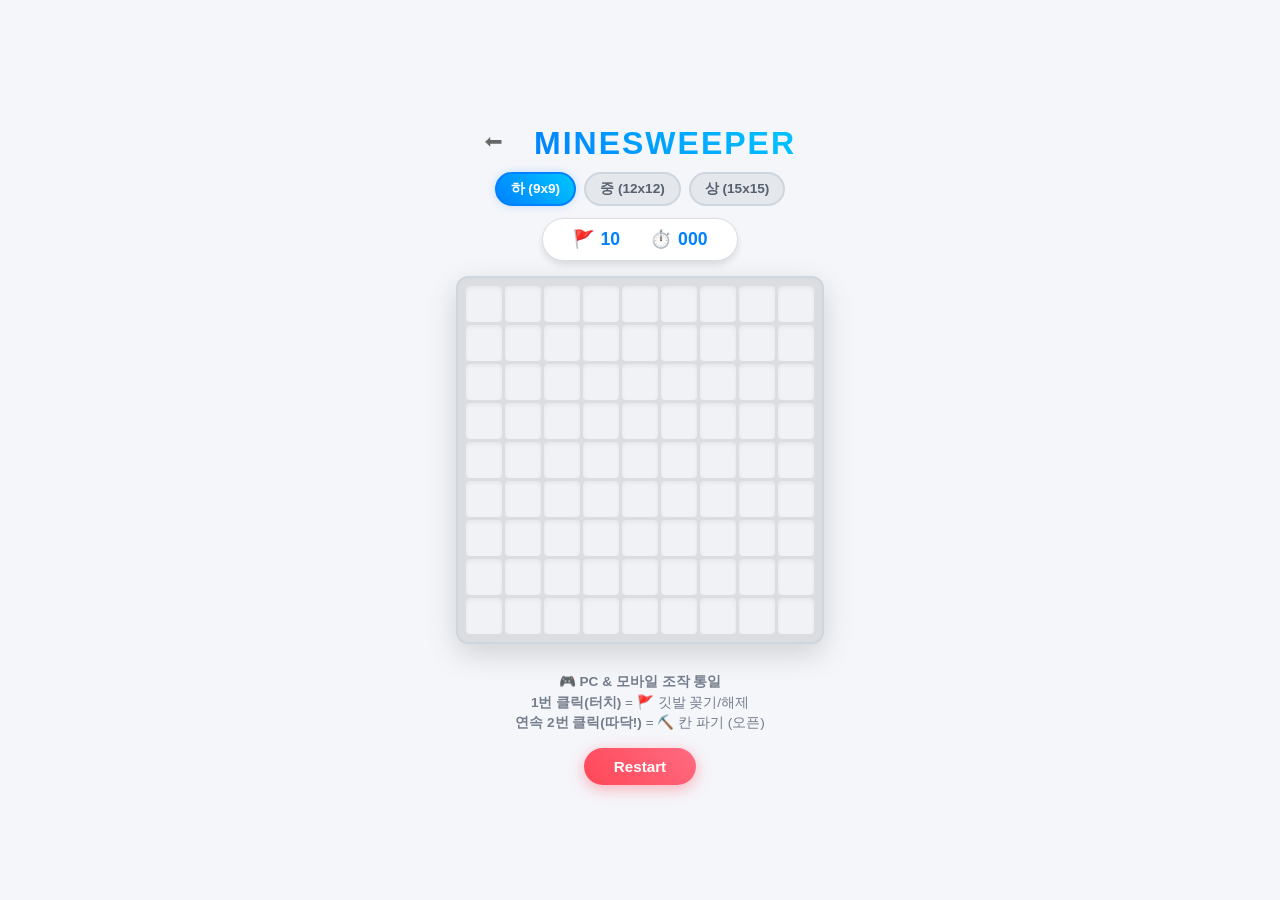
<file: games/minesweeper/minesweeper.html>
<!DOCTYPE html>
<html lang="ko">

<head>
    <meta charset="UTF-8">
    <meta name="viewport" content="width=device-width, initial-scale=1.0, maximum-scale=1.0, user-scalable=no">
    <title>지뢰찾기 PRO</title>
    <link rel="stylesheet" href="../css/common.css">
    <style>
        * {
            -webkit-touch-callout: none;
            -webkit-user-select: none;
            user-select: none;
            box-sizing: border-box;
            transition: background-color 0.3s ease, color 0.3s ease, border-color 0.3s ease, box-shadow 0.3s ease;
        }

        /* -----------------------------------------
           1. 라이트 테마 변수 고정
        ----------------------------------------- */
        :root {
            --bg-color: #f5f6fa;
            --text-color: #2f3542;
            --accent-gradient: linear-gradient(45deg, #0081ff, #00c6ff);
            --accent-color: #0081ff;
            --panel-bg: #ffffff;
            --panel-border: #dcdde1;
            --board-bg: #dcdde1;
            --board-border: #ced6e0;
            --cell-bg: #f1f2f6;
            --cell-border: rgba(0, 0, 0, 0.05);
            --cell-revealed: #ced6e0;
            --cell-mine: #ff4757;
            --cell-flag: #ffa502;
            --btn-diff-bg: #e4e7eb;
            --btn-diff-text: #57606f;
            --btn-diff-border: #ced6e0;
            --tip-color: #747d8c;
            --reset-btn-gradient: linear-gradient(45deg, #ff4757, #ff6b81);
            --reset-shadow: rgba(255, 71, 87, 0.4);
        }

        body {
            font-family: -apple-system, BlinkMacSystemFont, 'Segoe UI', Roboto, sans-serif;
            background-color: var(--bg-color);
            color: var(--text-color);
            display: flex;
            flex-direction: column;
            align-items: center;
            justify-content: center;
            min-height: 100vh;
            margin: 0;
            padding: 10px;
            position: relative;
        }

        h1 {
            margin: 10px 0 10px 0;
            font-size: 2rem;
            font-weight: 800;
            letter-spacing: 2px;
            background: var(--accent-gradient);
            -webkit-background-clip: text;
            -webkit-text-fill-color: transparent;
        }

        .controls {
            display: flex;
            gap: 8px;
            margin-bottom: 12px;
        }

        .btn-diff {
            background: var(--btn-diff-bg);
            color: var(--btn-diff-text);
            border: 2px solid var(--btn-diff-border);
            padding: 6px 14px;
            border-radius: 20px;
            cursor: pointer;
            font-weight: bold;
            font-size: 0.85rem;
        }

        .btn-diff.active {
            background: var(--accent-gradient);
            color: #fff;
            border-color: var(--accent-color);
            box-shadow: 0 0 10px rgba(0, 129, 255, 0.2);
        }

        #info-panel {
            display: flex;
            gap: 30px;
            margin-bottom: 15px;
            font-size: 1.1rem;
            font-weight: 700;
            color: var(--accent-color);
            background: var(--panel-bg);
            padding: 10px 30px;
            border-radius: 30px;
            border: 1px solid var(--panel-border);
            box-shadow: 0 4px 6px rgba(0, 0, 0, 0.1);
        }

        .info-item {
            display: flex;
            align-items: center;
            gap: 6px;
        }

        #board-scale-container {
            width: 100%;
            display: flex;
            justify-content: center;
            align-items: center;
            margin-bottom: 15px;
            perspective: 1000px;
        }

        #board {
            display: grid;
            gap: 3px;
            background-color: var(--board-bg);
            padding: 8px;
            border-radius: 12px;
            border: 2px solid var(--board-border);
            box-shadow: 0 10px 30px rgba(0, 0, 0, 0.15);
            transform-origin: center center;
            transition: transform 0.2s ease, background-color 0.3s, border-color 0.3s;
        }

        .cell {
            width: 36px;
            height: 36px;
            background: var(--cell-bg);
            border-radius: 4px;
            display: flex;
            align-items: center;
            justify-content: center;
            font-weight: 800;
            font-size: 1.1rem;
            cursor: pointer;
            box-shadow: inset 0 2px 4px var(--cell-border);
        }

        .cell.revealed {
            background: var(--cell-revealed);
            box-shadow: none;
        }

        .cell.mine {
            background: var(--cell-mine);
            box-shadow: 0 0 15px var(--cell-mine);
        }

        .cell.flag {
            background: var(--cell-flag);
            box-shadow: 0 0 10px rgba(255, 165, 2, 0.5);
        }

        .c-1 {
            color: #0984e3;
        }

        .c-2 {
            color: #2ecc71;
        }

        .c-3 {
            color: #e74c3c;
        }

        .c-4 {
            color: #8e44ad;
        }

        .c-5 {
            color: #fd79a8;
        }

        .c-6 {
            color: #e1b12c;
        }

        #tip {
            font-size: 0.85rem;
            color: var(--tip-color);
            margin-bottom: 15px;
            text-align: center;
            line-height: 1.5;
        }

        #reset-btn {
            padding: 10px 30px;
            font-size: 0.95rem;
            font-weight: bold;
            background: var(--reset-btn-gradient);
            color: white;
            border: none;
            border-radius: 25px;
            cursor: pointer;
            box-shadow: 0 4px 15px var(--reset-shadow);
        }

    </style>
</head>

<body>
    <div class="top_box">
        <a href="../../index.html" class="home_ic">
            ⬅
        </a>
        <h1>MINESWEEPER</h1>
    </div>

    <div class="controls">
        <button class="btn-diff active" onclick="changeDifficulty('easy', this)">하 (9x9)</button>
        <button class="btn-diff" onclick="changeDifficulty('medium', this)">중 (12x12)</button>
        <button class="btn-diff" onclick="changeDifficulty('hard', this)">상 (15x15)</button>
    </div>

    <div id="info-panel">
        <div class="info-item">🚩 <span id="mine-count">10</span></div>
        <div class="info-item">⏱️ <span id="timer">000</span></div>
    </div>

    <div id="board-scale-container">
        <div id="board"></div>
    </div>

    <p id="tip">
        🎮 <b>PC & 모바일 조작 통일</b><br>
        <b>1번 클릭(터치)</b> = 🚩 깃발 꽂기/해제<br>
        <b>연속 2번 클릭(따닥!)</b> = ⛏️ 칸 파기 (오픈)
    </p>
    <button id="reset-btn" onclick="initGame()">Restart</button>

    <script>
        const DIFF_SETTINGS = {
            easy: { size: 9, mines: 10 },
            medium: { size: 12, mines: 20 },
            hard: { size: 15, mines: 35 }
        };

        let currentDiff = 'easy';
        let boardSize = DIFF_SETTINGS.easy.size;
        let mineCount = DIFF_SETTINGS.easy.mines;

        let board = [];
        let revealedCount = 0;
        let gameOver = false;
        let flags = 0;

        let timerSeconds = 0;
        let timerInterval = null;
        let isFirstClick = true;

        const boardElement = document.getElementById('board');
        const mineCountElement = document.getElementById('mine-count');
        const timerElement = document.getElementById('timer');
        const container = document.getElementById('board-scale-container');

        function changeDifficulty(diff, buttonEl) {
            document.querySelectorAll('.btn-diff').forEach(btn => btn.classList.remove('active'));
            buttonEl.classList.add('active');

            currentDiff = diff;
            boardSize = DIFF_SETTINGS[diff].size;
            mineCount = DIFF_SETTINGS[diff].mines;
            initGame();
        }

        function resizeBoard() {
            if (!boardElement) return;
            const padding = 20;
            const containerWidth = container.clientWidth - padding;
            const originalBoardWidth = (boardSize * 36) + ((boardSize - 1) * 3) + 16;

            if (originalBoardWidth > containerWidth) {
                const scale = containerWidth / originalBoardWidth;
                boardElement.style.transform = `scale(${scale})`;
                container.style.height = `${originalBoardWidth * scale}px`;
            } else {
                boardElement.style.transform = `scale(1)`;
                container.style.height = 'auto';
            }
        }

        function startTimer() {
            if (timerInterval) return;
            timerInterval = setInterval(() => {
                timerSeconds++;
                if (timerSeconds > 999) timerSeconds = 999;
                timerElement.innerText = String(timerSeconds).padStart(3, '0');
            }, 1000);
        }

        function stopTimer() {
            clearInterval(timerInterval);
            timerInterval = null;
        }

        function resetTimer() {
            stopTimer();
            timerSeconds = 0;
            isFirstClick = true;
            timerElement.innerText = '000';
        }

        function initGame() {
            boardElement.innerHTML = '';
            resetTimer();

            boardElement.style.gridTemplateColumns = `repeat(${boardSize}, 36px)`;
            boardElement.style.gridTemplateRows = `repeat(${boardSize}, 36px)`;

            board = [];
            revealedCount = 0;
            gameOver = false;
            flags = 0;
            mineCountElement.innerText = mineCount;

            for (let r = 0; r < boardSize; r++) {
                let row = [];
                for (let c = 0; c < boardSize; c++) {
                    row.push({ r, c, isMine: false, isRevealed: false, isFlagged: false, neighborMines: 0 });
                }
                board.push(row);
            }

            let minesPlaced = 0;
            while (minesPlaced < mineCount) {
                let r = Math.floor(Math.random() * boardSize);
                let c = Math.floor(Math.random() * boardSize);
                if (!board[r][c].isMine) {
                    board[r][c].isMine = true;
                    minesPlaced++;
                }
            }

            for (let r = 0; r < boardSize; r++) {
                for (let c = 0; c < boardSize; c++) {
                    if (board[r][c].isMine) continue;
                    let count = 0;
                    for (let dr = -1; dr <= 1; dr++) {
                        for (let dc = -1; dc <= 1; dc++) {
                            let nr = r + dr, nc = c + dc;
                            if (nr >= 0 && nr < boardSize && nc >= 0 && nc < boardSize) {
                                if (board[nr][nc].isMine) count++;
                            }
                        }
                    }
                    board[r][c].neighborMines = count;
                }
            }

            for (let r = 0; r < boardSize; r++) {
                for (let c = 0; c < boardSize; c++) {
                    const cellDom = document.createElement('div');
                    cellDom.classList.add('cell');

                    let clickTimer = null;

                    const handleUnifiedClick = (e) => {
                        e.preventDefault();
                        if (gameOver) return;

                        let cell = board[r][c];
                        if (cell.isRevealed) return;

                        if (clickTimer) {
                            clearTimeout(clickTimer);
                            clickTimer = null;
                            handleLeftClick(r, c);
                        }
                        else {
                            clickTimer = setTimeout(() => {
                                clickTimer = null;
                                handleRightClick(r, c);
                            }, 250);
                        }
                    };

                    cellDom.addEventListener('click', handleUnifiedClick);

                    cellDom.addEventListener('contextmenu', (e) => {
                        e.preventDefault();
                    });

                    boardElement.appendChild(cellDom);
                }
            }

            resizeBoard();
        }

        function handleLeftClick(r, c) {
            if (gameOver) return;
            let cell = board[r][c];
            if (cell.isRevealed || cell.isFlagged) return;

            if (isFirstClick) {
                isFirstClick = false;
                startTimer();
            }

            revealCell(r, c);
        }

        function revealCell(r, c) {
            let cell = board[r][c];
            cell.isRevealed = true;
            revealedCount++;

            const cellDom = boardElement.children[r * boardSize + c];
            cellDom.classList.add('revealed');

            if (cell.isMine) {
                cellDom.classList.add('mine');
                cellDom.innerText = '💣';
                endGame(false);
                return;
            }

            if (cell.neighborMines > 0) {
                cellDom.innerText = cell.neighborMines;
                cellDom.classList.add(`c-${cell.neighborMines}`);
            } else {
                for (let dr = -1; dr <= 1; dr++) {
                    for (let dc = -1; dc <= 1; dc++) {
                        let nr = r + dr, nc = c + dc;
                        if (nr >= 0 && nr < boardSize && nc >= 0 && nc < boardSize) {
                            if (!board[nr][nc].isRevealed && !board[nr][nc].isFlagged) {
                                revealCell(nr, nc);
                            }
                        }
                    }
                }
            }

            if (revealedCount === (boardSize * boardSize) - mineCount) {
                endGame(true);
            }
        }

        function handleRightClick(r, c) {
            if (gameOver) return;
            let cell = board[r][c];
            if (cell.isRevealed) return;

            if (isFirstClick) {
                isFirstClick = false;
                startTimer();
            }

            const cellDom = boardElement.children[r * boardSize + c];

            if (!cell.isFlagged) {
                cell.isFlagged = true;
                flags++;
                cellDom.classList.add('flag');
                cellDom.innerText = '🚩';
            } else {
                cell.isFlagged = false;
                flags--;
                cellDom.classList.remove('flag');
                cellDom.innerText = '';
            }
            mineCountElement.innerText = mineCount - flags;
        }

        function endGame(isWin) {
            gameOver = true;
            stopTimer();

            setTimeout(() => {
                if (isWin) alert(`🎉 완벽합니다! 모든 지뢰를 무력화했습니다!\n⏱️ 기록: ${timerSeconds}초`);
                else {
                    alert('💥 미션 실패! 지뢰가 폭발했습니다.');
                    revealAllMines();
                }
            }, 100);
        }

        function revealAllMines() {
            for (let r = 0; r < boardSize; r++) {
                for (let c = 0; c < boardSize; c++) {
                    if (board[r][c].isMine) {
                        const cellDom = boardElement.children[r * boardSize + c];
                        cellDom.classList.add('revealed', 'mine');
                        cellDom.innerText = '💣';
                    }
                }
            }
        }

        window.addEventListener('resize', resizeBoard);

        initGame();
    </script>
</body>

</html>
</file>
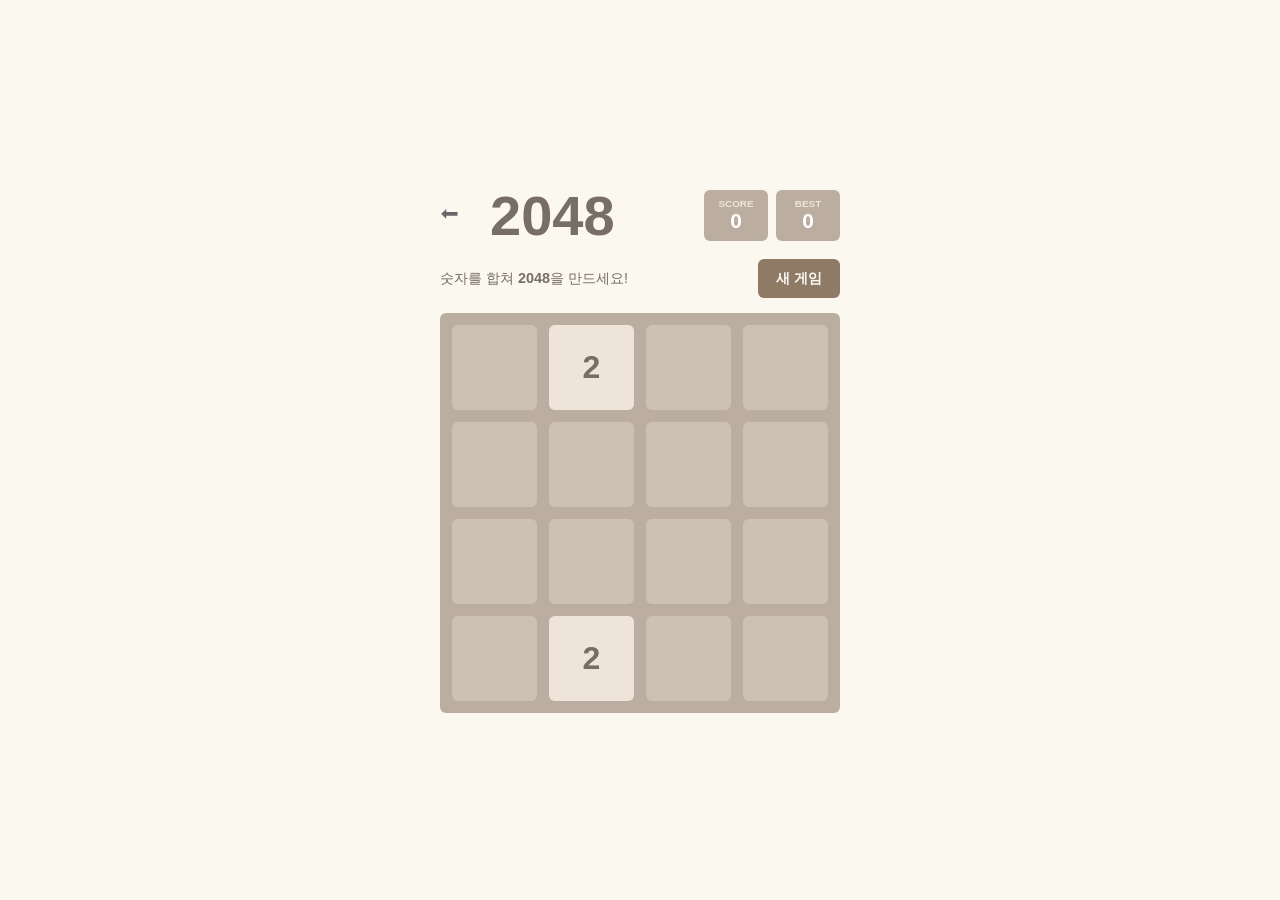
<file: games/num_2048/num_2048.html>
<!DOCTYPE html>
<html lang="ko">

<head>
    <meta charset="UTF-8">
    <meta name="viewport"
        content="width=device-width, initial-scale=1.0, maximum-scale=1.0, user-scalable=no, viewport-fit=cover">
    <title>2048 Standard Edition</title>
    <link rel="stylesheet" href="../css/common.css">
    <style>
        * {
            box-sizing: border-box;
            margin: 0;
            padding: 0;
            user-select: none;
            -webkit-user-select: none;
        }

        :root {
            /* 격자와 타일이 공유하는 단일 기준값 (여기서만 수정하면 둘 다 함께 바뀜) */
            --board-pad: clamp(8px, 3vw, 12px);
            --board-gap: clamp(6px, 2.5vw, 12px);
        }

        body {
            background-color: #faf8ef;
            color: #776e65;
            font-family: "Clear Sans", "Helvetica Neue", Arial, sans-serif;
            display: flex;
            flex-direction: column;
            align-items: center;
            justify-content: center;
            min-height: 100dvh;
            padding: 20px;
            touch-action: none;
        }

        .container {
            width: 100%;
            max-width: 400px;
            display: flex;
            flex-direction: column;
            gap: 15px;
        }

        header {
            display: flex;
            justify-content: space-between;
            align-items: center;
        }

        h1 {
            font-size: clamp(2.4rem, 10vw, 3.5rem);
            font-weight: bold;
            color: #776e65;
            line-height: 1;
        }

        .score-container {
            display: flex;
            gap: 8px;
        }

        .score-box {
            background: #bbada0;
            padding: 8px 12px;
            border-radius: 6px;
            color: white;
            text-align: center;
            min-width: 64px;
        }

        .score-title {
            font-size: 0.62rem;
            text-transform: uppercase;
            color: #eee4da;
            font-weight: bold;
        }

        .score-value {
            font-size: clamp(1.05rem, 4vw, 1.3rem);
            font-weight: bold;
        }

        .above-game {
            display: flex;
            justify-content: space-between;
            align-items: center;
            gap: 10px;
        }

        .game-intro {
            font-size: 0.9rem;
            line-height: 1.4;
        }

        .restart-btn {
            background: #8f7a66;
            color: #f9f6f2;
            border: none;
            padding: 10px 18px;
            border-radius: 6px;
            font-weight: bold;
            cursor: pointer;
            font-size: 0.9rem;
            white-space: nowrap;
            transition: background 0.2s;
        }

        .restart-btn:active {
            background: #7f6a56;
        }

        /* 게임 보드: 정사각형 유지, 화면 크기에 맞춰 자동 축소 */
        #game-board {
            position: relative;
            width: 100%;
            padding-bottom: 100%;
            background: #bbada0;
            border-radius: 6px;
        }

        /* 배경 격자와 타일 컨테이너가 동일한 grid 설정을 공유 → 완벽히 일치 */
        .grid-container,
        .tile-container {
            position: absolute;
            top: 0;
            left: 0;
            right: 0;
            bottom: 0;
            display: grid;
            grid-template-columns: repeat(4, 1fr);
            grid-template-rows: repeat(4, 1fr);
            gap: var(--board-gap);
            padding: var(--board-pad);
        }

        .grid-container {
            z-index: 1;
        }

        .grid-cell {
            background: rgba(238, 228, 218, 0.35);
            border-radius: 6px;
        }

        .tile-container {
            z-index: 2;
            pointer-events: none;
        }

        .tile {
            width: 100%;
            height: 100%;
            border-radius: 6px;
            font-weight: bold;
            display: flex;
            align-items: center;
            justify-content: center;
            font-size: clamp(1.4rem, 6vw, 2rem);
            background: #eee4da;
            color: #776e65;
        }

        .tile-new {
            animation: appear 0.2s ease-in-out;
        }

        .tile-merged {
            animation: pop 0.15s ease-in-out alternate;
        }

        @keyframes appear {
            0% {
                transform: scale(0);
                opacity: 0;
            }

            100% {
                transform: scale(1);
                opacity: 1;
            }
        }

        @keyframes pop {
            0% {
                transform: scale(1);
            }

            50% {
                transform: scale(1.15);
            }

            100% {
                transform: scale(1);
            }
        }

        .tile-2 {
            background: #eee4da;
        }

        .tile-4 {
            background: #ede0c8;
        }

        .tile-8 {
            background: #f2b179;
            color: #f9f6f2;
        }

        .tile-16 {
            background: #f59563;
            color: #f9f6f2;
        }

        .tile-32 {
            background: #f67c5f;
            color: #f9f6f2;
        }

        .tile-64 {
            background: #f65e3b;
            color: #f9f6f2;
        }

        .tile-128 {
            background: #edcf72;
            color: #f9f6f2;
            font-size: clamp(1.15rem, 5vw, 1.7rem);
        }

        .tile-256 {
            background: #edcc61;
            color: #f9f6f2;
            font-size: clamp(1.15rem, 5vw, 1.7rem);
        }

        .tile-512 {
            background: #edc850;
            color: #f9f6f2;
            font-size: clamp(1.15rem, 5vw, 1.7rem);
        }

        .tile-1024 {
            background: #edc53f;
            color: #f9f6f2;
            font-size: clamp(0.95rem, 4vw, 1.4rem);
        }

        .tile-2048 {
            background: #edc22e;
            color: #f9f6f2;
            font-size: clamp(0.95rem, 4vw, 1.4rem);
        }

        .tile-super {
            background: #3c3a32;
            color: #f9f6f2;
            font-size: clamp(0.8rem, 3.5vw, 1.2rem);
        }

        /* 아주 좁은 화면(예: 320px대) 추가 보정 */
        @media (max-width: 360px) {
            .above-game {
                flex-direction: column;
                align-items: flex-start;
            }

            .restart-btn {
                align-self: stretch;
                text-align: center;
            }
        }
    </style>
</head>

<body>

    <div class="container">
        <header>
            <div class="top_box">
                <a href="../../index.html" class="home_ic">
                    ⬅
                </a>
                <h1>2048</h1>
            </div>
            <div class="score-container">
                <div class="score-box">
                    <div class="score-title">SCORE</div>
                    <div id="score" class="score-value">0</div>
                </div>
                <div class="score-box">
                    <div class="score-title">BEST</div>
                    <div id="best-score" class="score-value">0</div>
                </div>
            </div>
        </header>

        <div class="above-game">
            <div class="game-intro">숫자를 합쳐 <strong>2048</strong>을 만드세요!</div>
            <button class="restart-btn" onclick="restartGame()">새 게임</button>
        </div>

        <div id="game-board">
            <div class="grid-container">
                <div class="grid-cell"></div>
                <div class="grid-cell"></div>
                <div class="grid-cell"></div>
                <div class="grid-cell"></div>
                <div class="grid-cell"></div>
                <div class="grid-cell"></div>
                <div class="grid-cell"></div>
                <div class="grid-cell"></div>
                <div class="grid-cell"></div>
                <div class="grid-cell"></div>
                <div class="grid-cell"></div>
                <div class="grid-cell"></div>
                <div class="grid-cell"></div>
                <div class="grid-cell"></div>
                <div class="grid-cell"></div>
                <div class="grid-cell"></div>
            </div>
            <div id="tile-container" class="tile-container"></div>
        </div>
    </div>

    <script>
        const BOARD_SIZE = 4;
        let board = Array(BOARD_SIZE).fill(null).map(() => Array(BOARD_SIZE).fill(0));
        let score = 0;
        let bestScore = 0;
        let mergedPositions = [];
        let newTilePosition = null;

        let touchStartX = 0;
        let touchStartY = 0;
        let touchActive = false;

        // [추가] 현재 게임 상태를 localStorage에 저장하는 함수
        function saveGameState() {
            localStorage.setItem('2048_board', JSON.stringify(board));
            localStorage.setItem('2048_score', score);
        }

        function initGame() {
            // 1. 최고 점수 불러오기
            const savedBest = localStorage.getItem('2048_bestScore');
            bestScore = savedBest ? parseInt(savedBest) : 0;
            document.getElementById('best-score').innerText = bestScore;

            // 2. 저장된 기존 게임 데이터가 있는지 확인
            const savedBoard = localStorage.getItem('2048_board');
            const savedScore = localStorage.getItem('2048_score');

            if (savedBoard && savedScore !== null) {
                // 저장된 데이터가 있으면 이어서 시작
                board = JSON.parse(savedBoard);
                score = parseInt(savedScore);
                document.getElementById('score').innerText = score;
                newTilePosition = null; // 이어할 때는 새 타일 애니메이션을 주지 않음
                renderBoard();
            } else {
                // 저장된 데이터가 없으면 완전히 새로 시작
                score = 0;
                document.getElementById('score').innerText = score;
                board = Array(BOARD_SIZE).fill(null).map(() => Array(BOARD_SIZE).fill(0));

                newTilePosition = null;
                addRandomTile();
                addRandomTile();
                renderBoard();
                saveGameState(); // 첫 상태 저장
            }
        }

        function restartGame() {
            // 새 게임을 시작할 때는 기존 진행 데이터를 지우고 처음부터
            localStorage.removeItem('2048_board');
            localStorage.removeItem('2048_score');
            initGame();
        }

        function addRandomTile() {
            let emptyCells = [];
            for (let r = 0; r < BOARD_SIZE; r++) {
                for (let c = 0; c < BOARD_SIZE; c++) {
                    if (board[r][c] === 0) emptyCells.push({ r, c });
                }
            }
            if (emptyCells.length > 0) {
                const { r, c } = emptyCells[Math.floor(Math.random() * emptyCells.length)];
                board[r][c] = Math.random() < 0.9 ? 2 : 4;
                newTilePosition = { r, c };
                return { r, c };
            }
            return null;
        }

        function renderBoard() {
            const container = document.getElementById('tile-container');
            container.innerHTML = '';

            for (let r = 0; r < BOARD_SIZE; r++) {
                for (let c = 0; c < BOARD_SIZE; c++) {
                    const value = board[r][c];
                    if (value > 0) {
                        const tile = document.createElement('div');
                        tile.className = `tile tile-${value}`;
                        if (value > 2048) tile.classList.add('tile-super');
                        tile.innerText = value;

                        tile.dataset.r = r;
                        tile.dataset.c = c;

                        tile.style.gridRow = r + 1;
                        tile.style.gridColumn = c + 1;

                        if (mergedPositions.some(p => p.r === r && p.c === c)) {
                            tile.classList.add('tile-merged');
                        }

                        if (newTilePosition && newTilePosition.r === r && newTilePosition.c === c) {
                            tile.classList.add('tile-new');
                        }

                        container.appendChild(tile);
                    }
                }
            }
            mergedPositions = [];
            newTilePosition = null;
        }

        function slide(row) {
            let filtered = row.filter(val => val !== 0);
            let mergedIndexes = [];

            for (let i = 0; i < filtered.length - 1; i++) {
                if (filtered[i] === filtered[i + 1]) {
                    filtered[i] *= 2;
                    score += filtered[i];
                    filtered[i + 1] = 0;
                    mergedIndexes.push(i);
                    i++;
                }
            }

            let result = [];
            let indexMap = [];
            for (let i = 0; i < filtered.length; i++) {
                if (filtered[i] !== 0) {
                    indexMap[i] = result.length;
                    result.push(filtered[i]);
                }
            }
            const finalMergedIndexes = mergedIndexes.map(i => indexMap[i]);

            while (result.length < BOARD_SIZE) {
                result.push(0);
            }

            return { row: result, mergedIndexes: finalMergedIndexes };
        }

        function move(direction) {
            let moved = false;
            const prevBoard = JSON.stringify(board);
            mergedPositions = [];

            if (direction === 'LEFT' || direction === 'RIGHT') {
                for (let r = 0; r < BOARD_SIZE; r++) {
                    let row = [...board[r]];
                    if (direction === 'RIGHT') row.reverse();

                    const { row: newRow, mergedIndexes } = slide(row);

                    mergedIndexes.forEach(idx => {
                        const c = direction === 'RIGHT' ? (BOARD_SIZE - 1 - idx) : idx;
                        mergedPositions.push({ r, c });
                    });

                    if (direction === 'RIGHT') newRow.reverse();
                    board[r] = newRow;
                }
            } else if (direction === 'UP' || direction === 'DOWN') {
                for (let c = 0; c < BOARD_SIZE; c++) {
                    let col = [];
                    for (let r = 0; r < BOARD_SIZE; r++) col.push(board[r][c]);
                    if (direction === 'DOWN') col.reverse();

                    const { row: newCol, mergedIndexes } = slide(col);

                    mergedIndexes.forEach(idx => {
                        const r = direction === 'DOWN' ? (BOARD_SIZE - 1 - idx) : idx;
                        mergedPositions.push({ r, c });
                    });

                    if (direction === 'DOWN') newCol.reverse();
                    for (let r = 0; r < BOARD_SIZE; r++) {
                        board[r][c] = newCol[r];
                    }
                }
            }

            if (prevBoard !== JSON.stringify(board)) moved = true;

            if (moved) {
                addRandomTile();
                document.getElementById('score').innerText = score;

                if (score > bestScore) {
                    bestScore = score;
                    document.getElementById('best-score').innerText = bestScore;
                    localStorage.setItem('2048_bestScore', bestScore);
                }

                renderBoard();
                saveGameState(); // [추가] 매 움직임이 성공할 때마다 상태 저장

                if (isGameOver()) {
                    // [추가] 게임오버 시에는 다음 판을 위해 저장된 데이터를 지워줌
                    localStorage.removeItem('2048_board');
                    localStorage.removeItem('2048_score');
                    setTimeout(() => alert('게임 오버! 다시 도전해 보세요.'), 300);
                }
            }
        }

        function isGameOver() {
            for (let r = 0; r < BOARD_SIZE; r++) {
                for (let c = 0; c < BOARD_SIZE; c++) {
                    if (board[r][c] === 0) return false;
                    if (r < BOARD_SIZE - 1 && board[r][c] === board[r + 1][c]) return false;
                    if (c < BOARD_SIZE - 1 && board[r][c] === board[r][c + 1]) return false;
                }
            }
            return true;
        }

        window.addEventListener('keydown', (e) => {
            if (e.key === 'ArrowUp') { move('UP'); e.preventDefault(); }
            else if (e.key === 'ArrowDown') { move('DOWN'); e.preventDefault(); }
            else if (e.key === 'ArrowLeft') { move('LEFT'); e.preventDefault(); }
            else if (e.key === 'ArrowRight') { move('RIGHT'); e.preventDefault(); }
        });

        window.addEventListener('touchstart', (e) => {
            touchStartX = e.touches[0].clientX;
            touchStartY = e.touches[0].clientY;
            touchActive = true;
        }, { passive: true });

        window.addEventListener('touchend', (e) => {
            if (!touchActive) return;

            let diffX = e.changedTouches[0].clientX - touchStartX;
            let diffY = e.changedTouches[0].clientY - touchStartY;

            const threshold = 40;

            if (Math.abs(diffX) > Math.abs(diffY)) {
                if (Math.abs(diffX) > threshold) {
                    if (diffX > 0) move('RIGHT');
                    else move('LEFT');
                }
            } else {
                if (Math.abs(diffY) > threshold) {
                    if (diffY > 0) move('DOWN');
                    else move('UP');
                }
            }
            touchActive = false;
        }, { passive: true });

        initGame();
    </script>
</body>

</html>
</file>
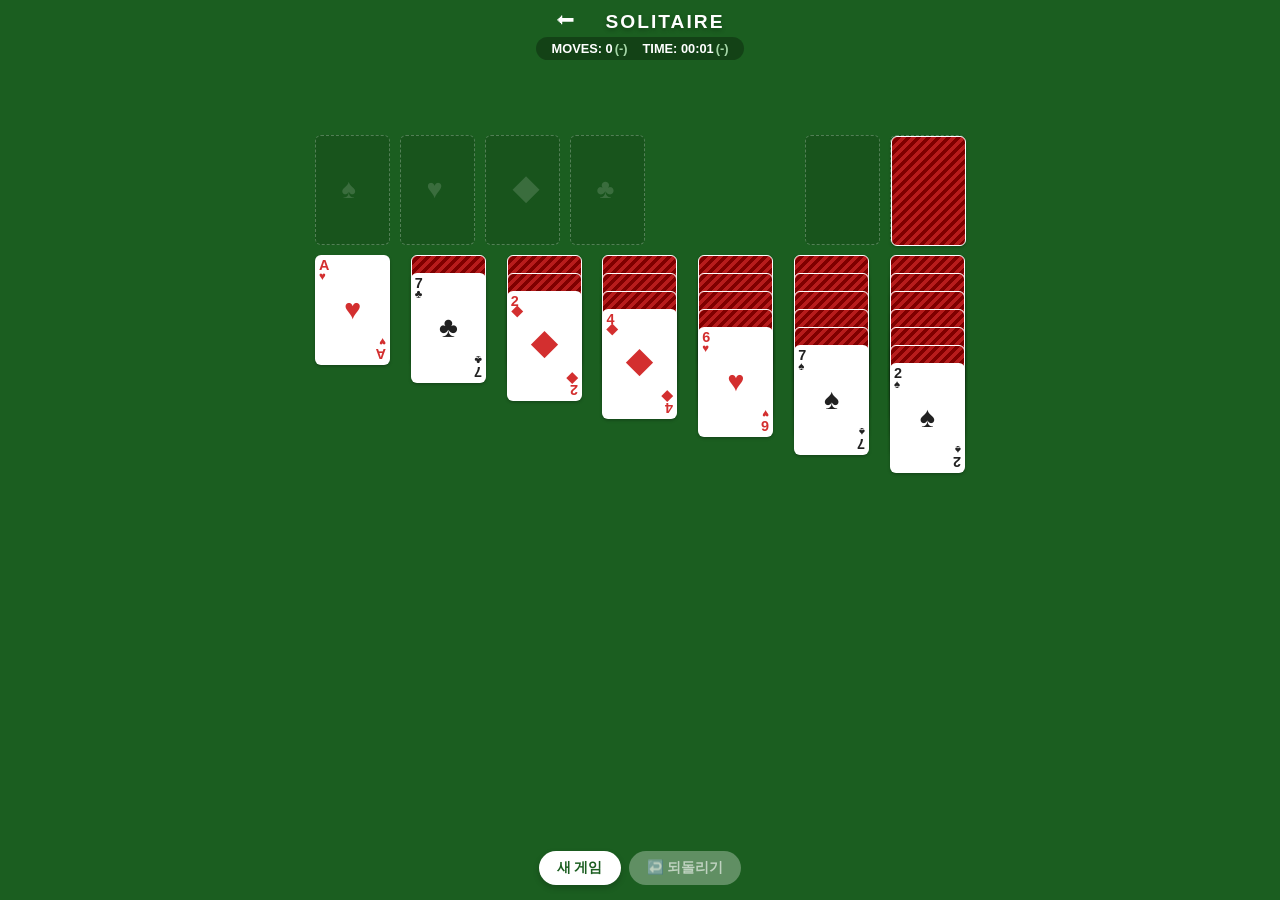
<file: games/solitaire/solitaire.html>
<!DOCTYPE html>
<html lang="ko">

<head>
    <meta charset="UTF-8">
    <meta name="viewport"
        content="width=device-width, initial-scale=1.0, maximum-scale=1.0, user-scalable=no, viewport-fit=cover">
    <title>Solitaire Pro - Record Edition</title>
    <link rel="stylesheet" href="../css/common.css">
    <style>
        :root {
            --card-width: 12.5vw;
            --card-height: 18vw;
            --card-gap: 1.5vw;
            --max-card-width: 75px;
            --max-card-height: 110px;
        }

        @media (min-width: 600px) {
            :root {
                --card-width: 75px;
                --card-height: 110px;
                --card-gap: 10px;
            }
        }

        * {
            box-sizing: border-box;
            user-select: none;
            -webkit-user-select: none;
            margin: 0;
            padding: 0;
        }

        html,
        body {
            width: 100%;
            height: 100dvh;
            overflow: hidden;
            background-color: #1b5e20;
            touch-action: none;
        }

        body {
            color: #ffffff;
            font-family: -apple-system, BlinkMacSystemFont, 'Segoe UI', Roboto, sans-serif;
            display: flex;
            flex-direction: column;
            align-items: center;
            justify-content: space-between;
            padding: 10px 10px calc(10px + env(safe-area-inset-bottom)) 10px;
        }

        header {
            display: flex;
            flex-direction: column;
            align-items: center;
            gap: 4px;
            width: 100%;
        }

        h1 {
            font-size: 1.2rem;
            font-weight: 800;
            letter-spacing: 2px;
            text-shadow: 0 2px 4px rgba(0, 0, 0, 0.3);
        }

        #score-board {
            display: flex;
            gap: 15px;
            font-size: 0.8rem;
            font-weight: bold;
            background: rgba(0, 0, 0, 0.3);
            padding: 4px 16px;
            border-radius: 15px;
            flex-wrap: wrap;
            justify-content: center;
        }

        .record-label {
            color: #a5d6a7;
            margin-left: 2px;
        }

        #solitaire-board {
            width: 100%;
            max-width: 650px;
            display: flex;
            flex-direction: column;
            gap: var(--card-gap);
            position: relative;
            flex-grow: 1;
            justify-content: center;
        }

        .top-region {
            display: flex;
            justify-content: space-between;
            width: 100%;
        }

        .left-decks,
        .right-decks {
            display: flex;
            gap: var(--card-gap);
        }

        .left-decks {
            display: flex;
            align-items: flex-start;
            justify-content: flex-end;
            position: relative;
        }

        #waste-slot-container {
            position: relative;
            width: var(--card-width);
            max-width: var(--max-card-width);
            height: var(--card-height);
            max-height: var(--max-card-height);
            transition: width 0.2s ease, max-width 0.2s ease;
        }

        .bottom-region {
            display: flex;
            justify-content: space-between;
            width: 100%;
            height: 58vh;
            position: relative;
        }

        .card-slot {
            width: var(--card-width);
            max-width: var(--max-card-width);
            height: var(--card-height);
            max-height: var(--max-card-height);
            border: 1.5px dashed rgba(255, 255, 255, 0.25);
            border-radius: 6px;
            position: relative;
            background-color: rgba(0, 0, 0, 0.1);
        }

        .tableau-column {
            display: flex;
            flex-direction: column;
            align-items: center;
            position: relative;
            width: var(--card-width);
            max-width: var(--max-card-width);
            height: 100%;
        }

        .card {
            width: var(--card-width);
            max-width: var(--max-card-width);
            height: var(--card-height);
            max-height: var(--max-card-height);
            border-radius: 6px;
            position: absolute;
            background-color: #ffffff;
            box-shadow: 0 1.5px 3px rgba(0, 0, 0, 0.25);
            display: flex;
            flex-direction: column;
            justify-content: space-between;
            padding: 4px;
            cursor: pointer;
            transition: transform 0.23s cubic-bezier(0.25, 1, 0.5, 1), box-shadow 0.23s ease;
            transform-origin: top left;
        }

        .card.moving {
            z-index: 9999 !important;
            box-shadow: 0 8px 16px rgba(0, 0, 0, 0.45);
            pointer-events: none;
        }

        .card.back {
            background: linear-gradient(135deg, #b71c1c 25%, #7f0000 25%, #7f0000 50%, #b71c1c 50%, #b71c1c 75%, #7f0000 75%, #7f0000 100%);
            background-size: 10px 10px;
            border: 1.5px solid #ffffff;
        }

        .card.back * {
            display: none;
        }

        .card.red {
            color: #d32f2f;
        }

        .card.black {
            color: #212121;
        }

        .card-suit-top {
            font-size: calc(0.45rem + 0.8vw);
            font-weight: bold;
            line-height: 0.9;
        }

        .card-suit-center {
            font-size: calc(0.9rem + 1.5vw);
            align-self: center;
            line-height: 1;
        }

        .card-suit-bottom {
            font-size: calc(0.45rem + 0.8vw);
            font-weight: bold;
            transform: rotate(180deg);
            line-height: 0.9;
        }

        @media (min-width: 600px) {
            .card-suit-top {
                font-size: 0.9rem;
            }

            .card-suit-center {
                font-size: 1.8rem;
            }

            .card-suit-bottom {
                font-size: 0.9rem;
            }
        }

        #controls {
            display: flex;
            gap: 8px;
            flex-wrap: wrap;
            justify-content: center;
            width: 100%;
            margin-bottom: 5px;
        }

        .btn {
            background-color: #ffffff;
            color: #1b5e20;
            border: none;
            padding: 8px 18px;
            border-radius: 20px;
            font-weight: bold;
            font-size: 0.85rem;
            cursor: pointer;
            box-shadow: 0 3px 6px rgba(0, 0, 0, 0.2);
            -webkit-tap-highlight-color: transparent;
            transition: all 0.2s;
        }

        .btn:active {
            transform: scale(0.95);
        }

        .btn:disabled {
            background-color: rgba(255, 255, 255, 0.3);
            color: rgba(255, 255, 255, 0.6);
            cursor: not-allowed;
            box-shadow: none;
        }

        .home_ic {
            color: #fff !important;
        }
    </style>
</head>

<body>

    <header>
        <div class="top_box">
            <a href="../../index.html" class="home_ic">⬅</a>
            <h1>SOLITAIRE</h1>
        </div>
        <div id="score-board">
            <div>MOVES: <span id="move-count">0</span><span id="best-moves" class="record-label">(-)</span></div>
            <div>TIME: <span id="game-time">00:00</span><span id="best-time" class="record-label">(-)</span></div>
        </div>
    </header>

    <div id="solitaire-board">
        <div class="top-region">
            <div class="right-decks">
                <div id="foundation-0" class="card-slot foundation" data-suit="♠"></div>
                <div id="foundation-1" class="card-slot foundation" data-suit="♥"></div>
                <div id="foundation-2" class="card-slot foundation" data-suit="◆"></div>
                <div id="foundation-3" class="card-slot foundation" data-suit="♣"></div>
            </div>
            <div class="left-decks">
                <div id="waste-slot-container">
                    <div id="waste-slot" style="position: relative; width: 100%; height: 100%;"></div>
                </div>
                <div id="stock-slot" class="card-slot" onclick="drawFromStock()"></div>
            </div>
        </div>

        <div class="bottom-region">
            <div id="tableau-0" class="tableau-column" data-index="0"></div>
            <div id="tableau-1" class="tableau-column" data-index="1"></div>
            <div id="tableau-2" class="tableau-column" data-index="2"></div>
            <div id="tableau-3" class="tableau-column" data-index="3"></div>
            <div id="tableau-4" class="tableau-column" data-index="4"></div>
            <div id="tableau-5" class="tableau-column" data-index="5"></div>
            <div id="tableau-6" class="tableau-column" data-index="6"></div>
        </div>
    </div>

    <div id="controls">
        <button class="btn" onclick="restartGame()">새 게임</button>
        <button id="undo-btn" class="btn" onclick="undo()" disabled>↩️ 되돌리기</button>
    </div>

    <script>
        const SUITS = ['♠', '♥', '◆', '♣'];
        const VALUES = ['A', '2', '3', '4', '5', '6', '7', '8', '9', '10', 'J', 'Q', 'K'];
        const SUIT_COLORS = { '♠': 'black', '♣': 'black', '♥': 'red', '◆': 'red' };

        let deck = [];
        let gameState = { stock: [], waste: [], foundation: [[], [], [], []], tableau: [[], [], [], [], [], [], []] };
        
        let moves = 0;
        let fewestMoves = Infinity;  // 최소 이동 횟수
        let timeElapsed = 0;
        let bestTime = Infinity;     // 최소 소요 시간(초)
        let timerInterval = null;

        let isAnimating = false;
        let isAutoCompleting = false;
        let historyStack = [];
        let lastUserDemotedCardId = null;

        function getCardGap() {
            if (window.innerWidth < 600) {
                return Math.min(window.innerWidth * 0.035, window.innerHeight * 0.022);
            }
            return 18;
        }

        function getWasteCardGap() {
            if (window.innerWidth < 600) {
                return window.innerWidth * 0.035;
            }
            return 20;
        }

        function buildDeck() {
            deck = [];
            for (let suit of SUITS) {
                for (let i = 0; i < VALUES.length; i++) {
                    deck.push({ id: `${suit}-${VALUES[i]}`, suit, value: VALUES[i], score: i + 1, color: SUIT_COLORS[suit], isFaceUp: false });
                }
            }
        }

        function shuffle(array) {
            for (let i = array.length - 1; i > 0; i--) {
                const j = Math.floor(Math.random() * (i + 1));
                [array[i], array[j]] = [array[j], array[i]];
            }
        }

        function incrementMoves() {
            moves++;
            document.getElementById('move-count').innerText = moves;
        }

        function startTimer() {
            clearInterval(timerInterval);
            timerInterval = setInterval(() => {
                timeElapsed++;
                drawTimer(timeElapsed, 'game-time');
                if (timeElapsed % 5 === 0) {
                    saveGameState();
                }
            }, 1000);
        }

        function drawTimer(seconds, elementId) {
            const mins = Math.floor(seconds / 60).toString().padStart(2, '0');
            const secs = (seconds % 60).toString().padStart(2, '0');
            document.getElementById(elementId).innerText = `${mins}:${secs}`;
        }

        function formatTimeDisplay(seconds) {
            if (seconds === Infinity || !seconds) return '(-)';
            const mins = Math.floor(seconds / 60).toString().padStart(2, '0');
            const secs = (seconds % 60).toString().padStart(2, '0');
            return `(${mins}:${secs})`;
        }

        function saveGameState() {
            localStorage.setItem('solitaire_moves_gameState', JSON.stringify(gameState));
            localStorage.setItem('solitaire_moves_count', moves);
            localStorage.setItem('solitaire_moves_time', timeElapsed);
            localStorage.setItem('solitaire_moves_history', JSON.stringify(historyStack));
        }

        function clearSavedState() {
            localStorage.removeItem('solitaire_moves_gameState');
            localStorage.removeItem('solitaire_moves_count');
            localStorage.removeItem('solitaire_moves_time');
            localStorage.removeItem('solitaire_moves_history');
        }

        function initGame() {
            clearInterval(timerInterval);

            // 로컬스토리지에서 최소 이동 기록 로드
            const savedFewest = localStorage.getItem('solitaire_fewestMoves');
            if (savedFewest) {
                fewestMoves = parseInt(savedFewest);
                document.getElementById('best-moves').innerText = `(${fewestMoves})`;
            } else {
                fewestMoves = Infinity;
                document.getElementById('best-moves').innerText = '(-)';
            }

            // 로컬스토리지에서 최소 시간 기록 로드
            const savedBestTime = localStorage.getItem('solitaire_bestTime');
            if (savedBestTime) {
                bestTime = parseInt(savedBestTime);
                document.getElementById('best-time').innerText = formatTimeDisplay(bestTime);
            } else {
                bestTime = Infinity;
                document.getElementById('best-time').innerText = '(-)';
            }

            const savedState = localStorage.getItem('solitaire_moves_gameState');
            const savedCount = localStorage.getItem('solitaire_moves_count');
            const savedTime = localStorage.getItem('solitaire_moves_time');
            const savedHistory = localStorage.getItem('solitaire_moves_history');

            if (savedState && savedCount !== null && savedTime !== null) {
                gameState = JSON.parse(savedState);
                moves = parseInt(savedCount);
                timeElapsed = parseInt(savedTime);
                historyStack = savedHistory ? JSON.parse(savedHistory) : [];

                document.getElementById('move-count').innerText = moves;
                drawTimer(timeElapsed, 'game-time');
                
                isAnimating = false;
                isAutoCompleting = false;
                lastUserDemotedCardId = null;

                updateUndoButtonState();
                renderBoard();
                startTimer();
            } else {
                moves = 0;
                timeElapsed = 0;
                isAnimating = false;
                isAutoCompleting = false;
                lastUserDemotedCardId = null;
                historyStack = [];

                document.getElementById('move-count').innerText = moves;
                drawTimer(timeElapsed, 'game-time');
                updateUndoButtonState();

                buildDeck();
                shuffle(deck);

                gameState.stock = []; gameState.waste = [];
                gameState.foundation = [[], [], [], []];
                gameState.tableau = [[], [], [], [], [], [], []];

                for (let i = 0; i < 7; i++) {
                    for (let j = i; j < 7; j++) { gameState.tableau[j].push(deck.pop()); }
                    gameState.tableau[i][gameState.tableau[i].length - 1].isFaceUp = true;
                }

                gameState.stock = deck;
                renderBoard();
                startTimer();
                saveGameState();
            }
        }

        function restartGame() {
            if(confirm("현재 진행 중인 판을 포기하고 새 게임을 시작하시겠습니까?")) {
                clearSavedState();
                initGame();
            }
        }

        function saveToHistory() {
            const stateCopy = JSON.parse(JSON.stringify(gameState));
            historyStack.push({
                gameState: stateCopy,
                moves: moves,
                lastUserDemotedCardId: lastUserDemotedCardId
            });
            updateUndoButtonState();
        }

        function undo() {
            if (isAnimating || isAutoCompleting || historyStack.length === 0) return;

            const previousState = historyStack.pop();
            gameState = previousState.gameState;
            moves = previousState.moves;
            lastUserDemotedCardId = previousState.lastUserDemotedCardId;

            document.getElementById('move-count').innerText = moves;
            updateUndoButtonState();
            renderBoard();
            saveGameState();
        }

        function updateUndoButtonState() {
            const undoBtn = document.getElementById('undo-btn');
            if (historyStack.length > 0 && !isAutoCompleting) {
                undoBtn.disabled = false;
            } else {
                undoBtn.disabled = true;
            }
        }

        function drawFromStock() {
            if (isAnimating || isAutoCompleting) return;
            if (gameState.stock.length === 0 && gameState.waste.length === 0) return;

            saveToHistory();
            lastUserDemotedCardId = null;

            if (gameState.stock.length === 0) {
                gameState.stock = gameState.waste.reverse().map(card => { card.isFaceUp = false; return card; });
                gameState.waste = [];
                incrementMoves();
                renderBoard();
                saveGameState();
            } else {
                animateStockDraw();
            }
        }

        function animateStockDraw() {
            isAnimating = true;
            const stockSlot = document.getElementById('stock-slot');
            const wasteSlot = document.getElementById('waste-slot');

            let tempCard = document.createElement('div');
            tempCard.className = 'card back moving';
            stockSlot.appendChild(tempCard);

            const currentWasteCount = gameState.waste.length + 1;
            const targetVisibleIdx = Math.min(currentWasteCount, 3) - 1;
            updateWasteContainerWidth(currentWasteCount);

            const startRect = stockSlot.getBoundingClientRect();
            const endRect = wasteSlot.getBoundingClientRect();
            tempCard.getBoundingClientRect();

            const offsetLeft = targetVisibleIdx * getWasteCardGap();
            tempCard.style.transform = `translate(${(endRect.left + offsetLeft) - startRect.left}px, ${endRect.top - startRect.top}px)`;

            setTimeout(() => {
                let card = gameState.stock.pop();
                card.isFaceUp = true;
                gameState.waste.push(card);
                incrementMoves();
                isAnimating = false;
                renderBoard();
                saveGameState();
                triggerAutoCompleteLoop();
            }, 230);
        }

        function updateWasteContainerWidth(count) {
            const container = document.getElementById('waste-slot-container');
            const visibleCount = Math.min(count, 3);

            if (visibleCount <= 1) {
                container.style.width = 'var(--card-width)';
                container.style.maxWidth = 'var(--max-card-width)';
            } else {
                const extraGap = (visibleCount - 1) * getWasteCardGap();
                container.style.width = `calc(var(--card-width) + ${extraGap}px)`;
                container.style.maxWidth = `calc(var(--max-card-width) + ${extraGap}px)`;
            }
        }

        function renderBoard() {
            const stockSlot = document.getElementById('stock-slot');
            stockSlot.innerHTML = '';
            if (gameState.stock.length > 0) {
                let cardDiv = document.createElement('div');
                cardDiv.className = 'card back';
                stockSlot.appendChild(cardDiv);
            } else {
                stockSlot.innerHTML = '<span style="position:absolute; top:40%; left:0; color:rgba(255,255,255,0.25); font-size: calc(0.4rem + 1vw); font-weight:bold; width:100%; text-align:center;">RELOAD</span>';
            }

            const wasteSlot = document.getElementById('waste-slot');
            wasteSlot.innerHTML = '';

            let baseSlot = document.createElement('div');
            baseSlot.className = 'card-slot';
            baseSlot.style.position = 'absolute';
            baseSlot.style.left = '0';
            baseSlot.style.top = '0';
            baseSlot.style.zIndex = '0';
            wasteSlot.appendChild(baseSlot);

            updateWasteContainerWidth(gameState.waste.length);

            if (gameState.waste.length > 0) {
                const visibleCount = Math.min(gameState.waste.length, 3);
                const startIndex = gameState.waste.length - visibleCount;
                const hGap = getWasteCardGap();

                for (let i = 0; i < visibleCount; i++) {
                    const globalIdx = startIndex + i;
                    const card = gameState.waste[globalIdx];
                    const isTopCard = (globalIdx === gameState.waste.length - 1);

                    let cardDOM = createCardDOM(card, 'waste', 0, globalIdx);
                    cardDOM.style.position = 'absolute';
                    cardDOM.style.left = `${i * hGap}px`;
                    cardDOM.style.top = '0';
                    cardDOM.style.zIndex = i + 1;

                    if (!isTopCard) {
                        cardDOM.onclick = null;
                        cardDOM.style.cursor = 'default';
                    }
                    wasteSlot.appendChild(cardDOM);
                }
            }

            for (let i = 0; i < 4; i++) {
                const foundSlot = document.getElementById(`foundation-${i}`);
                foundSlot.innerHTML = '';
                if (gameState.foundation[i].length > 0) {
                    foundSlot.appendChild(createCardDOM(gameState.foundation[i][gameState.foundation[i].length - 1], 'foundation', i));
                } else {
                    foundSlot.innerHTML = `<span style="position:absolute; top:35%; left:35%; color:rgba(255,255,255,0.15); font-size:calc(0.9rem + 1vw); font-weight:bold;">${SUITS[i]}</span>`;
                }
            }

            const gapFactor = getCardGap();

            for (let i = 0; i < 7; i++) {
                const colDiv = document.getElementById(`tableau-${i}`);
                colDiv.innerHTML = '';
                gameState.tableau[i].forEach((card, cardIdx) => {
                    let cardDOM = createCardDOM(card, 'tableau', i, cardIdx);
                    cardDOM.id = card.id;
                    cardDOM.style.top = `${cardIdx * gapFactor}px`;
                    colDiv.appendChild(cardDOM);
                });
            }

            checkWinCondition();
            updateUndoButtonState();
        }

        function createCardDOM(card, sourceZone, zoneIdx = 0, cardIdx = 0) {
            let cardDiv = document.createElement('div');
            if (!card.isFaceUp) { cardDiv.className = 'card back'; return cardDiv; }

            cardDiv.className = `card ${card.color}`;
            cardDiv.innerHTML = `
                <div class="card-suit-top"><div>${card.value}</div><div style="font-size:80%">${card.suit}</div></div>
                <div class="card-suit-center">${card.suit}</div>
                <div class="card-suit-bottom"><div>${card.value}</div><div style="font-size:80%">${card.suit}</div></div>
            `;

            cardDiv.onclick = (e) => {
                e.stopPropagation();
                if (isAnimating || isAutoCompleting) return;
                handleSmartMove(card, sourceZone, zoneIdx, cardIdx);
            };
            return cardDiv;
        }

        function handleSmartMove(card, source, zoneIdx, cardIdx) {
            if (!card.isFaceUp) return;

            let isLastCard = (source === 'waste' || source === 'foundation' || (source === 'tableau' && cardIdx === gameState.tableau[zoneIdx].length - 1));

            if (isLastCard && source !== 'foundation') {
                for (let i = 0; i < 4; i++) {
                    let fStack = gameState.foundation[i];
                    if (fStack.length === 0 && card.value === 'A' && card.suit === SUITS[i]) {
                        saveToHistory();
                        lastUserDemotedCardId = null;
                        executeMotionMove(source, zoneIdx, cardIdx, 'foundation', i).then(() => triggerAutoCompleteLoop());
                        return;
                    } else if (fStack.length > 0) {
                        let topF = fStack[fStack.length - 1];
                        if (card.suit === topF.suit && card.score === topF.score + 1) {
                            saveToHistory();
                            lastUserDemotedCardId = null;
                            executeMotionMove(source, zoneIdx, cardIdx, 'foundation', i).then(() => triggerAutoCompleteLoop());
                            return;
                        }
                    }
                }
            }

            for (let i = 0; i < 7; i++) {
                let tStack = gameState.tableau[i];
                if (tStack.length === 0 && card.value === 'K') {
                    if (source === 'tableau' && cardIdx === 0) continue;
                    saveToHistory();

                    if (source === 'foundation') lastUserDemotedCardId = card.id;
                    else lastUserDemotedCardId = null;

                    executeMotionMove(source, zoneIdx, cardIdx, 'tableau', i).then(() => triggerAutoCompleteLoop());
                    return;
                } else if (tStack.length > 0) {
                    let topT = tStack[tStack.length - 1];
                    if (card.color !== topT.color && card.score === topT.score - 1) {
                        saveToHistory();

                        if (source === 'foundation') lastUserDemotedCardId = card.id;
                        else lastUserDemotedCardId = null;

                        executeMotionMove(source, zoneIdx, cardIdx, 'tableau', i).then(() => triggerAutoCompleteLoop());
                        return;
                    }
                }
            }
        }

        function executeMotionMove(fromZone, fromIdx, cardIdx, toZone, toIdx) {
            return new Promise((resolve) => {
                isAnimating = true;

                let movingElements = [];
                if (fromZone === 'tableau') {
                    const colDiv = document.getElementById(`tableau-${fromIdx}`);
                    const children = Array.from(colDiv.children);
                    movingElements = children.slice(cardIdx);
                } else if (fromZone === 'waste') {
                    const wasteSlot = document.getElementById('waste-slot');
                    const cards = wasteSlot.querySelectorAll('.card');
                    if (cards.length > 0) movingElements.push(cards[cards.length - 1]);
                } else if (fromZone === 'foundation') {
                    movingElements.push(document.getElementById(`foundation-${fromIdx}`).firstElementChild);
                }

                if (movingElements.length === 0 || !movingElements[0]) {
                    moveCardData(fromZone, fromIdx, cardIdx, toZone, toIdx);
                    resolve();
                    return;
                }

                let targetLeft = 0;
                let targetTop = 0;
                const gapFactor = getCardGap();

                if (toZone === 'foundation') {
                    const rect = document.getElementById(`foundation-${toIdx}`).getBoundingClientRect();
                    targetLeft = rect.left;
                    targetTop = rect.top;
                } else if (toZone === 'tableau') {
                    const colDiv = document.getElementById(`tableau-${toIdx}`);
                    const rect = colDiv.getBoundingClientRect();
                    targetLeft = rect.left;
                    targetTop = rect.top + (gameState.tableau[toIdx].length * gapFactor);
                }

                movingElements.forEach((el, index) => {
                    if (!el) return;
                    const currentRect = el.getBoundingClientRect();
                    const finalLeft = targetLeft - currentRect.left;
                    const finalTop = (targetTop + (index * gapFactor)) - currentRect.top;

                    el.classList.add('moving');
                    el.style.transform = `translate(${finalLeft}px, ${finalTop}px)`;
                });

                setTimeout(() => {
                    movingElements.forEach(el => { if (el) el.classList.remove('moving'); });
                    moveCardData(fromZone, fromIdx, cardIdx, toZone, toIdx);
                    resolve();
                }, 230);
            });
        }

        function moveCardData(fromZone, fromIdx, cardIdx, toZone, toIdx) {
            let movingCards = [];

            if (fromZone === 'waste') movingCards.push(gameState.waste.pop());
            else if (fromZone === 'foundation') movingCards.push(gameState.foundation[fromIdx].pop());
            else if (fromZone === 'tableau') movingCards = gameState.tableau[fromIdx].splice(cardIdx);

            if (toZone === 'foundation') gameState.foundation[toIdx].push(movingCards[0]);
            else if (toZone === 'tableau') gameState.tableau[toIdx] = gameState.tableau[toIdx].concat(movingCards);

            if (fromZone === 'tableau' && gameState.tableau[fromIdx].length > 0) {
                let topCard = gameState.tableau[fromIdx][gameState.tableau[fromIdx].length - 1];
                topCard.isFaceUp = true;
            }

            incrementMoves();
            isAnimating = false;
            renderBoard();
            saveGameState();
        }

        async function triggerAutoCompleteLoop() {
            if (isAutoCompleting) return;
            isAutoCompleting = true;
            updateUndoButtonState();

            while (isAutoCompleting) {
                let movedAny = false;

                const tryMoveCard = async (card, zoneType, zoneIdx, cardIdx) => {
                    if (lastUserDemotedCardId && card.id === lastUserDemotedCardId) {
                        return false;
                    }

                    for (let f = 0; f < 4; f++) {
                        let fStack = gameState.foundation[f];
                        let canMove = false;

                        if (fStack.length === 0 && card.value === 'A' && card.suit === SUITS[f]) {
                            canMove = true;
                        } else if (fStack.length > 0) {
                            let topF = fStack[fStack.length - 1];
                            if (card.suit === topF.suit && card.score === topF.score + 1) {
                                canMove = true;
                            }
                        }

                        if (canMove) {
                            saveToHistory();
                            await executeMotionMove(zoneType, zoneIdx, cardIdx, 'foundation', f);
                            return true;
                        }
                    }
                    return false;
                };

                for (let i = 0; i < 7; i++) {
                    let col = gameState.tableau[i];
                    if (col.length === 0) continue;
                    let card = col[col.length - 1];

                    if (await tryMoveCard(card, 'tableau', i, col.length - 1)) {
                        movedAny = true;
                        break;
                    }
                }

                if (!movedAny && gameState.waste.length > 0) {
                    let card = gameState.waste[gameState.waste.length - 1];
                    if (await tryMoveCard(card, 'waste', 0, gameState.waste.length - 1)) {
                        movedAny = true;
                    }
                }

                if (!movedAny) {
                    isAutoCompleting = false;
                    break;
                }
            }
            updateUndoButtonState();
        }

        function checkWinCondition() {
            for (let i = 0; i < 4; i++) {
                if (gameState.foundation[i].length !== 13) return false;
            }
            clearInterval(timerInterval);
            isAutoCompleting = false;
            clearSavedState();

            let isNewMoveRecord = false;
            let isNewTimeRecord = false;

            // 1. 최소 이동 횟수 검증
            if (moves < fewestMoves) {
                fewestMoves = moves;
                localStorage.setItem('solitaire_fewestMoves', fewestMoves);
                isNewMoveRecord = true;
            }

            // 2. 최소 시간 검증
            if (timeElapsed < bestTime) {
                bestTime = timeElapsed;
                localStorage.setItem('solitaire_bestTime', bestTime);
                isNewTimeRecord = true;
            }

            const currentGameTimeStr = document.getElementById('game-time').innerText;
            const bestTimeStr = formatTimeDisplay(bestTime).replace(/[\(\)]/g, '');

            setTimeout(() => {
                let alertMessage = `🎉 축하합니다! 완벽하게 클리어하셨습니다!\n\n`;
                alertMessage += `• 최종 이동 횟수: ${moves}회\n`;
                alertMessage += `• 최종 소요 시간: ${currentGameTimeStr}\n\n`;

                if (isNewMoveRecord || isNewTimeRecord) {
                    alertMessage += `🌟 [신기록 달성] 🌟\n`;
                    if (isNewMoveRecord) alertMessage += `- 최소 이동 횟수 갱신! 🥳\n`;
                    if (isNewTimeRecord) alertMessage += `- 최소 소요 시간 갱신! ⏱️\n`;
                } else {
                    alertMessage += `• 최고 기록치 정보\n`;
                    alertMessage += `- 최소 이동: ${fewestMoves}회 / 최소 시간: ${bestTimeStr}\n`;
                }

                alert(alertMessage);
            }, 100);
            return true;
        }

        document.addEventListener('touchmove', function (e) {
            e.preventDefault();
        }, { passive: false });

        window.addEventListener('resize', renderBoard);

        initGame();
    </script>
</body>

</html>
</file>
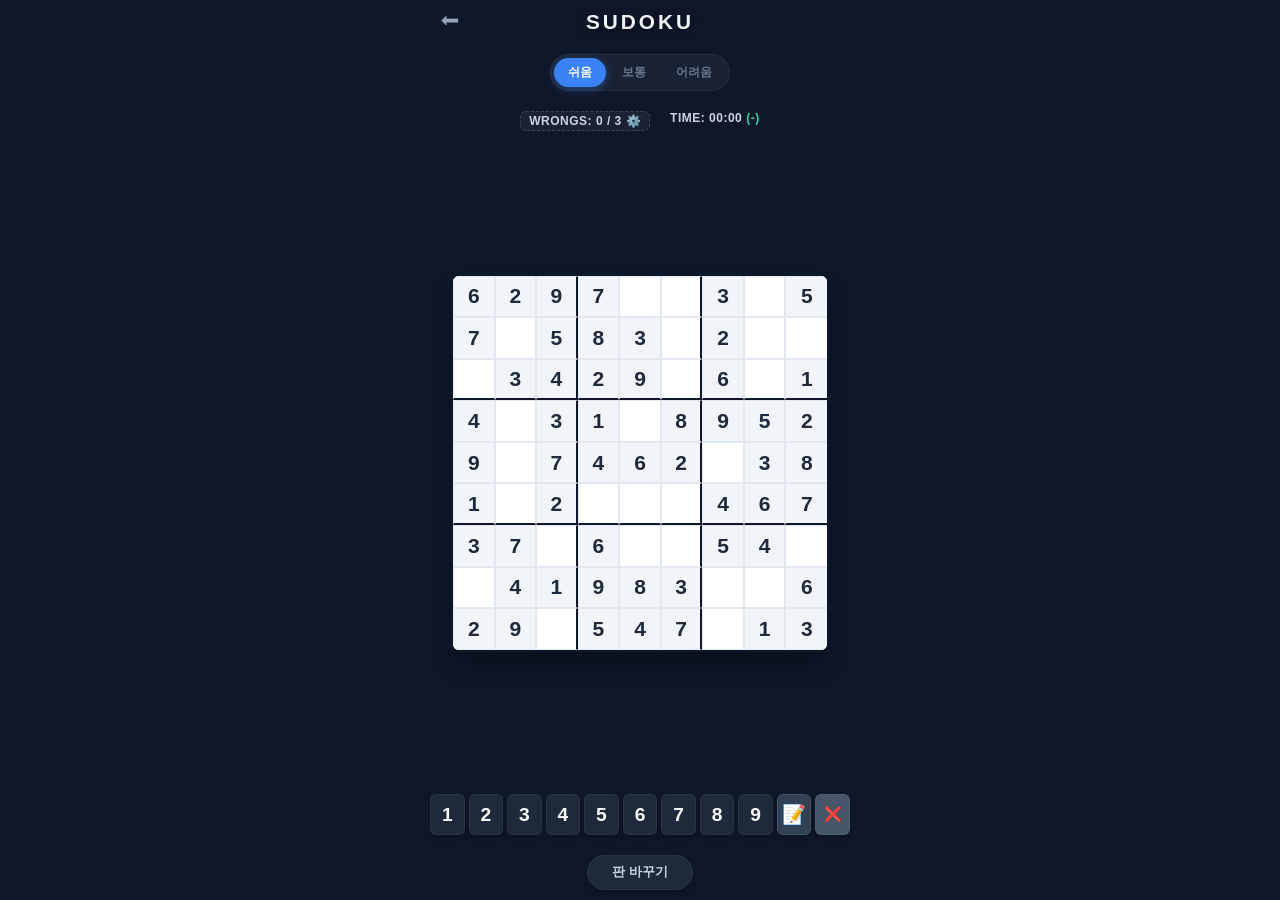
<file: games/sudoku/sudoku.html>
<!DOCTYPE html>
<html lang="ko">

<head>
    <meta charset="UTF-8">
    <meta name="viewport"
        content="width=device-width, initial-scale=1.0, maximum-scale=1.0, user-scalable=no, viewport-fit=cover">
    <title>Sudoku Premium - Custom Lifelines</title>
    <link rel="stylesheet" href="../css/common.css">
    <style>
        :root {
            --sudoku-size: min(92vw, 42vh, 420px);
            --cell-size: calc(var(--sudoku-size) / 9);
            --bg-main: #0f172a;       
            --bg-board: #ffffff;
            --color-fixed: #1e293b;   
            --color-user: #2563eb;    
            --color-wrong: #e11d48;   
            --primary: #3b82f6;
        }

        * {
            box-sizing: border-box;
            user-select: none;
            -webkit-user-select: none;
            margin: 0;
            padding: 0;
            -webkit-tap-highlight-color: transparent;
        }

        html, body {
            width: 100%;
            height: 100dvh;
            overflow: hidden;
            background-color: var(--bg-main);
            touch-action: none; 
        }

        body {
            color: #f8fafc;
            font-family: -apple-system, BlinkMacSystemFont, 'Segoe UI', Roboto, sans-serif;
            display: flex;
            flex-direction: column;
            align-items: center;
            justify-content: space-between;
            padding: calc(10px + env(safe-area-inset-top)) 12px calc(10px + env(safe-area-inset-bottom)) 12px;
        }

        header {
            display: flex;
            flex-direction: column;
            align-items: center;
            gap: 20px;
            width: 100%;
            flex-shrink: 0;
        }

        .top_box {
            display: flex;
            align-items: center;
            justify-content: center;
            position: relative;
            width: 100%;
            max-width: 420px;
        }

        h1 {
            font-size: clamp(1.1rem, 5vw, 1.3rem);
            font-weight: 800;
            letter-spacing: 3px;
            color: #f1f5f9;
            text-shadow: 0 2px 8px rgba(0, 0, 0, 0.5);
        }

        .home_ic {
            color: #94a3b8 !important;
            text-decoration: none;
            position: absolute;
            left: 5px;
            font-size: 1.3rem;
            cursor: pointer;
            padding: 5px; 
        }

        #difficulty-selector {
            display: flex;
            gap: 2px;
            background: rgba(30, 41, 59, 0.7);
            padding: 3px;
            border-radius: 20px;
            border: 1px solid rgba(255, 255, 255, 0.05);
        }

        .diff-btn {
            background: none;
            border: none;
            color: #64748b;
            padding: 6px 14px;
            font-size: 0.75rem;
            font-weight: 700;
            border-radius: 15px;
            cursor: pointer;
            transition: all 0.2s ease;
        }

        .diff-btn.active {
            background-color: var(--primary);
            color: #ffffff;
            box-shadow: 0 2px 8px rgba(59, 130, 246, 0.4);
        }

        #score-board {
            display: flex;
            gap: 20px;
            font-size: 0.75rem;
            font-weight: 600;
            color: #cbd5e1;
            letter-spacing: 0.5px;
        }

        /* 오답 클릭 유도용 스타일 스타일링 */
        .wrong-setting-box {
            cursor: pointer;
            background: rgba(255, 255, 255, 0.05);
            padding: 2px 8px;
            border-radius: 6px;
            border: 1px dashed rgba(255, 255, 255, 0.15);
            transition: all 0.2s;
        }
        .wrong-setting-box:active {
            background: rgba(255, 255, 255, 0.15);
        }

        .record-label {
            color: #34d399;
            margin-left: 4px;
        }

        #sudoku-container {
            flex-grow: 1;
            display: flex;
            align-items: center;
            justify-content: center;
            width: 100%;
            padding: 10px 0;
        }

        #sudoku-board {
            display: grid;
            grid-template-columns: repeat(9, 1fr);
            grid-template-rows: repeat(9, 1fr);
            width: var(--sudoku-size);
            height: var(--sudoku-size);
            background-color: var(--bg-board);
            border: 2.5px solid #0f172a;
            border-radius: 8px;
            overflow: hidden;
            box-shadow: 0 15px 25px -5px rgba(0, 0, 0, 0.4);
        }

        .sudoku-cell {
            width: 100%;
            height: 100%;
            position: relative;
            display: flex;
            align-items: center;
            justify-content: center;
            font-size: calc(var(--cell-size) * 0.5);
            font-weight: 700;
            border: 0.5px solid #e2e8f0;
            cursor: pointer;
            background-color: #ffffff;
        }

        .sudoku-cell.fixed {
            background-color: #f1f5f9;
            color: var(--color-fixed);
        }

        .sudoku-cell.user-typed {
            color: var(--color-user);
        }

        .sudoku-cell.wrong {
            color: var(--color-wrong) !important;
            background-color: #ffe4e6 !important;
        }

        .sudoku-cell.selected {
            background-color: #dbeafe !important;
        }

        .sudoku-cell.same-num {
            background-color: #eff6ff;
        }

        .sudoku-cell:nth-child(3n) { border-right: 2px solid #0f172a; }
        .sudoku-cell:nth-child(9n) { border-right: none; }
        
        #sudoku-board > div:nth-child(n+19):nth-child(-n+27),
        #sudoku-board > div:nth-child(n+46):nth-child(-n+54) {
            border-bottom: 2px solid #0f172a;
        }

        .memo-grid {
            display: grid;
            grid-template-columns: repeat(3, 1fr);
            grid-template-rows: repeat(3, 1fr);
            width: 100%;
            height: 100%;
            padding: 2px;
            position: absolute;
            top: 0;
            left: 0;
        }

        .memo-digit {
            display: flex;
            align-items: center;
            justify-content: center;
            font-size: calc(var(--cell-size) * 0.24);
            color: #94a3b8;
            font-weight: 500;
            line-height: 1;
        }

        #control-panel {
            display: flex;
            flex-direction: column;
            gap: 10px;
            width: 100%;
            max-width: 420px;
            align-items: center;
            flex-shrink: 0;
        }

        #number-pad {
            display: grid;
            grid-template-columns: repeat(11, 1fr);
            gap: 4px;
            width: 100%;
        }

        .pad-btn {
            width: 100%;
            aspect-ratio: 0.85; 
            background-color: #1e293b;
            color: #f8fafc;
            border: 1px solid rgba(255, 255, 255, 0.05);
            border-radius: 6px;
            font-size: clamp(0.9rem, 4.5vw, 1.2rem);
            font-weight: 700;
            cursor: pointer;
            display: flex;
            align-items: center;
            justify-content: center;
            box-shadow: 0 4px 6px -1px rgba(0, 0, 0, 0.2);
        }

        .pad-btn:active {
            background-color: #334155;
            transform: scale(0.95);
        }

        .pad-btn.mode-memo {
            background-color: #334155;
            border-color: #475569;
        }
        .pad-btn.mode-memo.active {
            background-color: #eab308;
            color: #0f172a;
            box-shadow: 0 0 10px rgba(234, 179, 8, 0.4);
        }

        .pad-btn.btn-clear {
            background-color: #475569;
            font-size: clamp(0.7rem, 3.5vw, 0.9rem);
        }

        #controls {
            display: flex;
            gap: 10px;
            justify-content: center;
            width: 100%;
            flex-shrink: 0;
        }

        .btn {
            background-color: #1e293b;
            color: #cbd5e1;
            border: 1px solid rgba(255, 255, 255, 0.05);
            padding: 8px 24px;
            border-radius: 20px;
            font-weight: 600;
            font-size: 0.8rem;
            cursor: pointer;
            box-shadow: 0 4px 6px -1px rgba(0, 0, 0, 0.2);
            margin-top: 20px;
        }
    </style>
</head>

<body>

    <header>
        <div class="top_box">
            <a href="../../index.html" class="home_ic">⬅</a>
            <h1>SUDOKU</h1>
        </div>
        <div id="difficulty-selector">
            <button id="diff-easy" class="diff-btn" onclick="changeDifficulty('easy')">쉬움</button>
            <button id="diff-normal" class="diff-btn" onclick="changeDifficulty('normal')">보통</button>
            <button id="diff-hard" class="diff-btn" onclick="changeDifficulty('hard')">어려움</button>
        </div>
        <div id="score-board">
            <div class="wrong-setting-box" onclick="setCustomMaxWrongs()">WRONGS: <span id="wrong-count">0 / 3</span> ⚙️</div>
            <div>TIME: <span id="game-time">00:00</span><span id="best-time" class="record-label">(-)</span></div>
        </div>
    </header>

    <div id="sudoku-container">
        <div id="sudoku-board"></div>
    </div>

    <div id="control-panel">
        <div id="number-pad">
            <button class="pad-btn" onclick="pressNumber(1)">1</button>
            <button class="pad-btn" onclick="pressNumber(2)">2</button>
            <button class="pad-btn" onclick="pressNumber(3)">3</button>
            <button class="pad-btn" onclick="pressNumber(4)">4</button>
            <button class="pad-btn" onclick="pressNumber(5)">5</button>
            <button class="pad-btn" onclick="pressNumber(6)">6</button>
            <button class="pad-btn" onclick="pressNumber(7)">7</button>
            <button class="pad-btn" onclick="pressNumber(8)">8</button>
            <button class="pad-btn" onclick="pressNumber(9)">9</button>
            <button id="memo-toggle" class="pad-btn mode-memo" onclick="toggleMemoMode()">📝</button>
            <button class="pad-btn btn-clear" onclick="pressNumber(0)">❌</button>
        </div>
    </div>

    <div id="controls">
        <button class="btn" onclick="restartGame()">판 바꾸기</button>
    </div>

    <script>
        let solution = [];
        let boardState = [];
        let initialMask = [];
        let memoState = []; 
        
        let selectedCell = null;
        let wrongs = 0;
        let maxWrongs = 3; 
        let timeElapsed = 0;
        let bestTime = Infinity;
        let timerInterval = null;
        let isTimerRunning = false; // 타이머 가동 여부 플래그 추가
        
        let currentDifficulty = 'easy';
        let isMemoMode = false;

        const DIFFICULTY_SETTINGS = { easy: 0.60, normal: 0.45, hard: 0.30 };

        const baseSolution = [
            [5, 3, 4, 6, 7, 8, 9, 1, 2], [6, 7, 2, 1, 9, 5, 3, 4, 8], [1, 9, 8, 3, 4, 2, 5, 6, 7],
            [8, 5, 9, 7, 6, 1, 4, 2, 3], [4, 2, 6, 8, 5, 3, 7, 9, 1], [7, 1, 3, 9, 2, 4, 8, 5, 6],
            [9, 6, 1, 5, 3, 7, 2, 8, 4], [2, 8, 7, 4, 1, 9, 6, 3, 5], [3, 4, 5, 2, 8, 6, 1, 7, 9]
        ];

        function setCustomMaxWrongs() {
            const input = prompt("허용할 최대 오답 제한 횟수를 입력하세요 (1 ~ 99):", maxWrongs);
            if (input === null) return; 

            const parsed = parseInt(input, 10);
            if (!isNaN(parsed) && parsed > 0 && parsed < 100) {
                maxWrongs = parsed;
                document.getElementById('wrong-count').innerText = `${wrongs} / ${maxWrongs}`;
                saveCurrentStateToStorage();
                
                if (wrongs >= maxWrongs) {
                    checkGameOver();
                }
            } else {
                alert("1부터 99 사이의 올바른 숫자를 입력해주세요.");
            }
        }

        function saveCurrentStateToStorage() {
            const stateObj = {
                currentDifficulty,
                solution,
                boardState,
                initialMask,
                wrongs,
                maxWrongs, 
                timeElapsed,
                isTimerRunning, // 플래그 저장하여 세션 복구 대비
                memoState: memoState.map(row => row.map(set => Array.from(set)))
            };
            localStorage.setItem('sudoku_saved_session', JSON.stringify(stateObj));
        }

        function loadStateFromStorage() {
            const savedData = localStorage.getItem('sudoku_saved_session');
            if (!savedData) return false;

            try {
                const stateObj = JSON.parse(savedData);
                currentDifficulty = stateObj.currentDifficulty || 'easy';
                solution = stateObj.solution;
                boardState = stateObj.boardState;
                initialMask = stateObj.initialMask;
                wrongs = stateObj.wrongs;
                maxWrongs = stateObj.maxWrongs !== undefined ? stateObj.maxWrongs : 3; 
                timeElapsed = stateObj.timeElapsed;
                isTimerRunning = stateObj.isTimerRunning || false;
                memoState = stateObj.memoState.map(row => row.map(arr => new Set(arr)));
                return true;
            } catch (e) {
                console.error("복구 실패:", e);
                return false;
            }
        }

        function changeDifficulty(level) {
            if (currentDifficulty === level && localStorage.getItem('sudoku_saved_session')) return;
            currentDifficulty = level;
            updateDifficultyUI();
            localStorage.removeItem('sudoku_saved_session');
            initGame(true); 
        }

        function updateDifficultyUI() {
            document.querySelectorAll('.diff-btn').forEach(btn => btn.classList.remove('active'));
            const activeBtn = document.getElementById(`diff-${currentDifficulty}`);
            if (activeBtn) activeBtn.classList.add('active');
        }

        function toggleMemoMode() {
            isMemoMode = !isMemoMode;
            document.getElementById('memo-toggle').classList.toggle('active', isMemoMode);
        }

        function generateSudoku() {
            solution = JSON.parse(JSON.stringify(baseSolution));
            const map = [1, 2, 3, 4, 5, 6, 7, 8, 9];
            for (let i = map.length - 1; i > 0; i--) {
                const j = Math.floor(Math.random() * (i + 1));
                [map[i], map[j]] = [map[j], map[i]];
            }
            for(let r=0; r<9; r++) {
                for(let c=0; c<9; c++) {
                    solution[r][c] = map[solution[r][c] - 1];
                }
            }

            boardState = []; initialMask = []; memoState = [];
            const threshold = DIFFICULTY_SETTINGS[currentDifficulty];

            for (let r = 0; r < 9; r++) {
                boardState.push([]); initialMask.push([]); memoState.push([]);
                for (let c = 0; c < 9; c++) {
                    memoState[r].push(new Set());
                    if (Math.random() < threshold) {
                        boardState[r].push(solution[r][c]);
                        initialMask[r].push(true);
                    } else {
                        boardState[r].push(0);
                        initialMask[r].push(false);
                    }
                }
            }
        }

        function initGame(forceNew = false) {
            clearInterval(timerInterval);
            timerInterval = null;
            selectedCell = null;
            isMemoMode = false;
            document.getElementById('memo-toggle').classList.remove('active');

            let hasSavedSession = false;
            if (!forceNew) {
                hasSavedSession = loadStateFromStorage();
            }

            if (!hasSavedSession) {
                wrongs = 0;
                timeElapsed = 0;
                isTimerRunning = false; // 새 게임 시 타이머 대기 상태로 세팅
                generateSudoku();
            }

            updateDifficultyUI();
            document.getElementById('wrong-count').innerText = `${wrongs} / ${maxWrongs}`;
            drawTimer(timeElapsed, 'game-time');

            const savedBest = localStorage.getItem(`sudoku_bestTime_${currentDifficulty}`);
            bestTime = savedBest ? parseInt(savedBest) : Infinity;
            document.getElementById('best-time').innerText = formatTimeDisplay(bestTime);

            renderBoard();

            // 이전 기록 복구 시 타이머가 이미 도는 중이었다면 이어서 시작, 새 게임이면 대기
            if (hasSavedSession && isTimerRunning) {
                startTimer();
            }
            
            if (!hasSavedSession) saveCurrentStateToStorage();
        }

        function startTimer() {
            if (timerInterval) return; // 중복 실행 방지
            isTimerRunning = true;
            timerInterval = setInterval(() => {
                timeElapsed++;
                drawTimer(timeElapsed, 'game-time');
                saveCurrentStateToStorage();
            }, 1000);
        }

        function drawTimer(seconds, elementId) {
            const mins = Math.floor(seconds / 60).toString().padStart(2, '0');
            const secs = (seconds % 60).toString().padStart(2, '0');
            document.getElementById(elementId).innerText = `${mins}:${secs}`;
        }

        function formatTimeDisplay(seconds) {
            if (seconds === Infinity || !seconds) return '(-)';
            const mins = Math.floor(seconds / 60).toString().padStart(2, '0');
            const secs = (seconds % 60).toString().padStart(2, '0');
            return `(${mins}:${secs})`;
        }

        function renderBoard() {
            const boardDiv = document.getElementById('sudoku-board');
            boardDiv.innerHTML = '';

            for (let r = 0; r < 9; r++) {
                for (let c = 0; c < 9; c++) {
                    const cell = document.createElement('div');
                    cell.className = 'sudoku-cell';
                    const val = boardState[r][c];

                    if (val !== 0) {
                        cell.innerText = val;
                        if (initialMask[r][c]) {
                            cell.classList.add('fixed');
                        } else {
                            cell.classList.add('user-typed');
                            if (val !== solution[r][c]) {
                                cell.classList.add('wrong');
                            }
                        }
                    } else {
                        const memos = memoState[r][c];
                        if (memos && memos.size > 0) {
                            const memoGrid = document.createElement('div');
                            memoGrid.className = 'memo-grid';
                            for (let m = 1; m <= 9; m++) {
                                const memoDigit = document.createElement('div');
                                memoDigit.className = 'memo-digit';
                                if (memos.has(m)) memoDigit.innerText = m;
                                memoGrid.appendChild(memoDigit);
                            }
                            cell.appendChild(memoGrid);
                        }
                    }

                    cell.dataset.row = r;
                    cell.dataset.col = c;
                    cell.onclick = () => selectCell(r, c);
                    boardDiv.appendChild(cell);
                }
            }
        }

        function selectCell(r, c) {
            if (initialMask[r][c]) return;
            selectedCell = { row: r, col: c };
            
            const cells = document.querySelectorAll('.sudoku-cell');
            cells.forEach(cell => {
                cell.classList.remove('selected', 'same-num');
                const targetVal = boardState[r][c];
                if (parseInt(cell.dataset.row) === r && parseInt(cell.dataset.col) === c) {
                    cell.classList.add('selected');
                }
                if (targetVal !== 0 && cell.innerText == targetVal) {
                    cell.classList.add('same-num');
                }
            });
        }

        function pressNumber(num) {
            if (!selectedCell) return;
            const { row, col } = selectedCell;

            // 첫 입력이 일어났을 때 타이머 작동 시작
            if (!isTimerRunning) {
                startTimer();
            }

            if (isMemoMode && num !== 0) {
                if (boardState[row][col] !== 0) return;
                if (memoState[row][col].has(num)) {
                    memoState[row][col].delete(num);
                } else {
                    memoState[row][col].add(num);
                }
                renderBoard();
            } else {
                if (num === 0) {
                    boardState[row][col] = 0;
                    memoState[row][col].clear();
                } else {
                    boardState[row][col] = num;
                    memoState[row][col].clear();
                }
                
                renderBoard();
                
                if (num !== 0 && num !== solution[row][col]) {
                    wrongs++;
                    document.getElementById('wrong-count').innerText = `${wrongs} / ${maxWrongs}`;
                    saveCurrentStateToStorage();
                    if (wrongs >= maxWrongs) {
                        checkGameOver();
                        return;
                    }
                }
            }

            saveCurrentStateToStorage();
            selectCell(row, col);
            checkWinCondition();
        }

        function checkGameOver() {
            clearInterval(timerInterval);
            isTimerRunning = false;
            localStorage.removeItem('sudoku_saved_session');
            setTimeout(() => {
                alert(`❌ 설정하신 ${maxWrongs}회 오답 제한을 초과하여 게임 오버되었습니다. 새 게임을 생성합니다.`);
                initGame(true);
            }, 100);
        }

        function checkWinCondition() {
            for (let r = 0; r < 9; r++) {
                for (let c = 0; c < 9; c++) {
                    if (boardState[r][c] !== solution[r][c]) return;
                }
            }

            clearInterval(timerInterval);
            isTimerRunning = false;
            localStorage.removeItem('sudoku_saved_session');
            let isNewRecord = false;

            if (timeElapsed < bestTime) {
                bestTime = timeElapsed;
                localStorage.setItem(`sudoku_bestTime_${currentDifficulty}`, bestTime);
                isNewRecord = true;
            }

            setTimeout(() => {
                let msg = `🎉 [${currentDifficulty.toUpperCase()}] 난이도 완료!\n• 기록: ${document.getElementById('game-time').innerText}\n`;
                if (isNewRecord) msg += `🌟 최고 기록 달성! ⏱️`;
                alert(msg);
                initGame(true);
            }, 100);
        }

        function restartGame() {
            if (confirm("현재 조합을 버리고 완전 새로운 판을 배치하겠습니까?")) {
                localStorage.removeItem('sudoku_saved_session');
                initGame(true);
            }
        }

        document.addEventListener('touchmove', function (e) {
            if (e.target.closest('#sudoku-board, #number-pad, #difficulty-selector')) e.preventDefault();
        }, { passive: false });

        initGame(false);
    </script>
</body>

</html>
</file>
<file: games/css/common.css>
.home_ic {
    margin-right: 30px;
    font-size: 20px;
    height: fit-content;
    color: #666;
}

a {
    text-decoration: none;
}

.top_box {
    display: flex;
    justify-content: flex-start;
    align-items: center;
}
</file>
